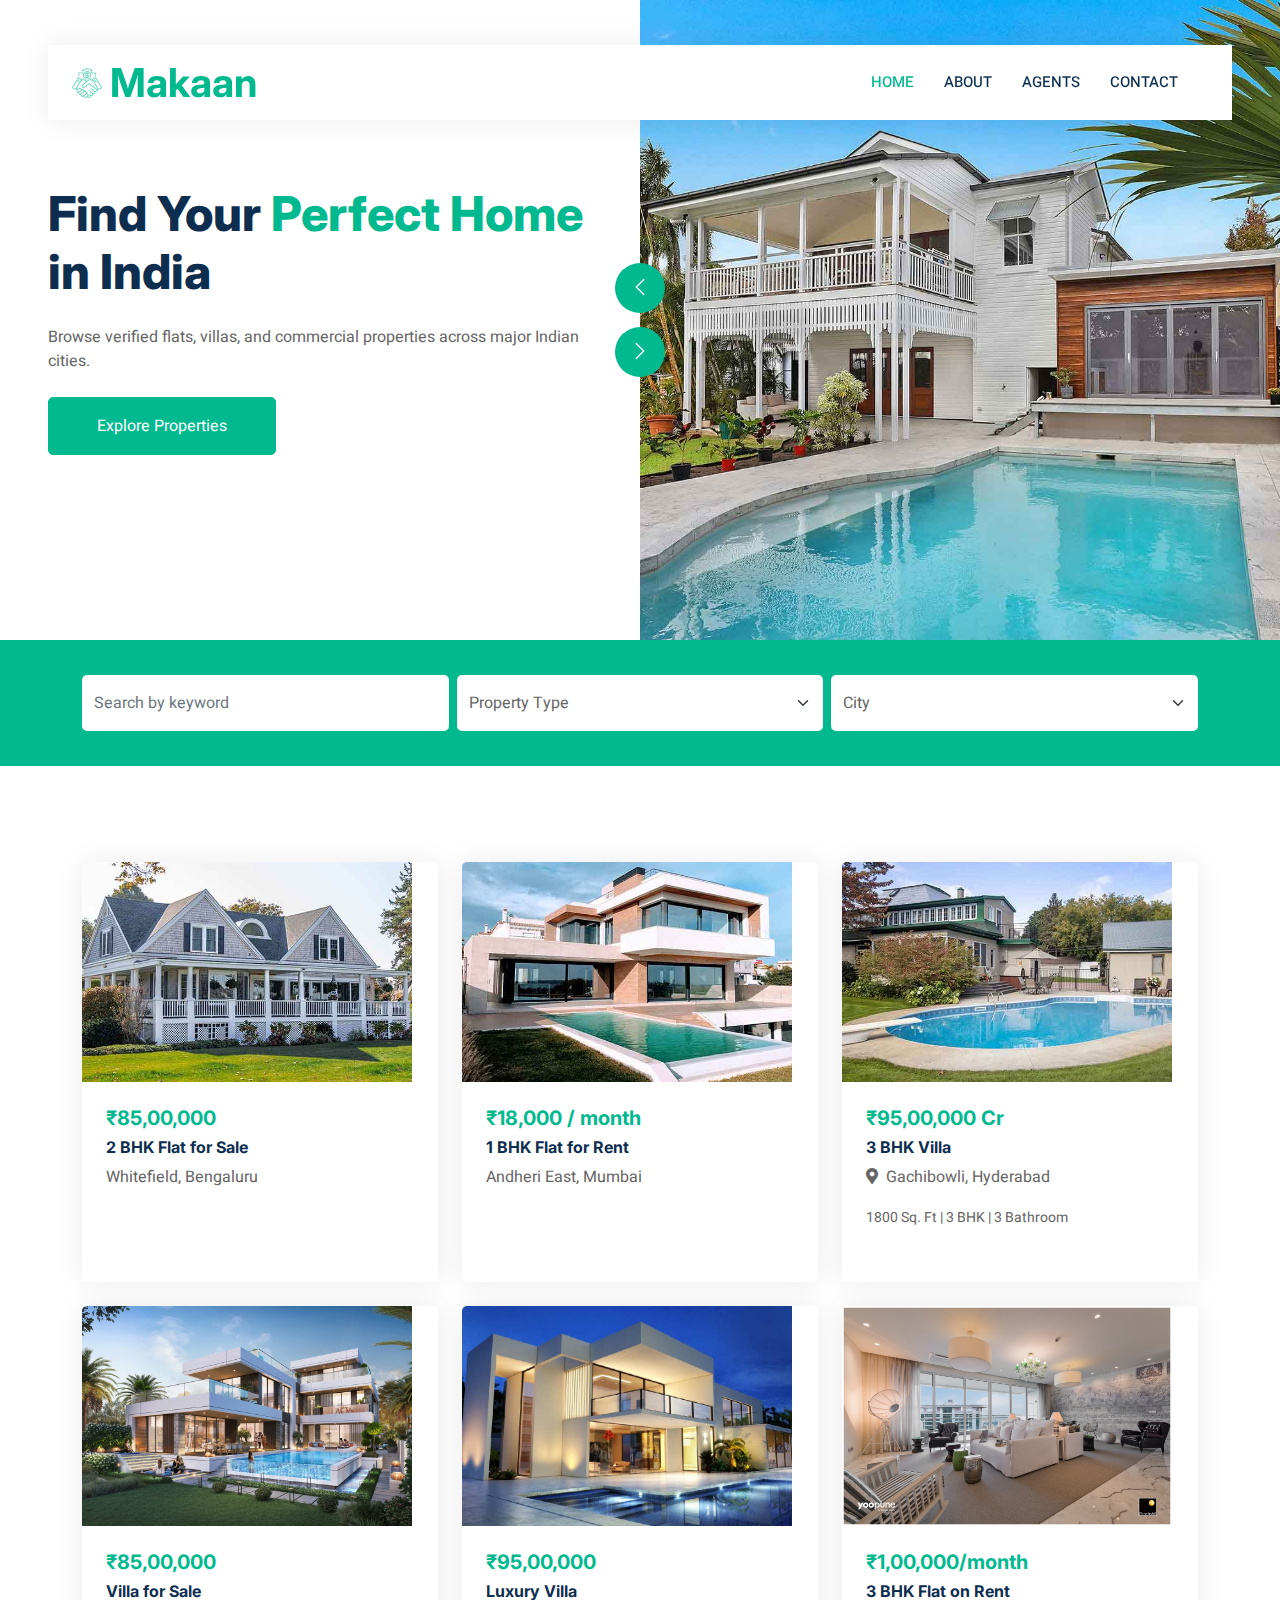
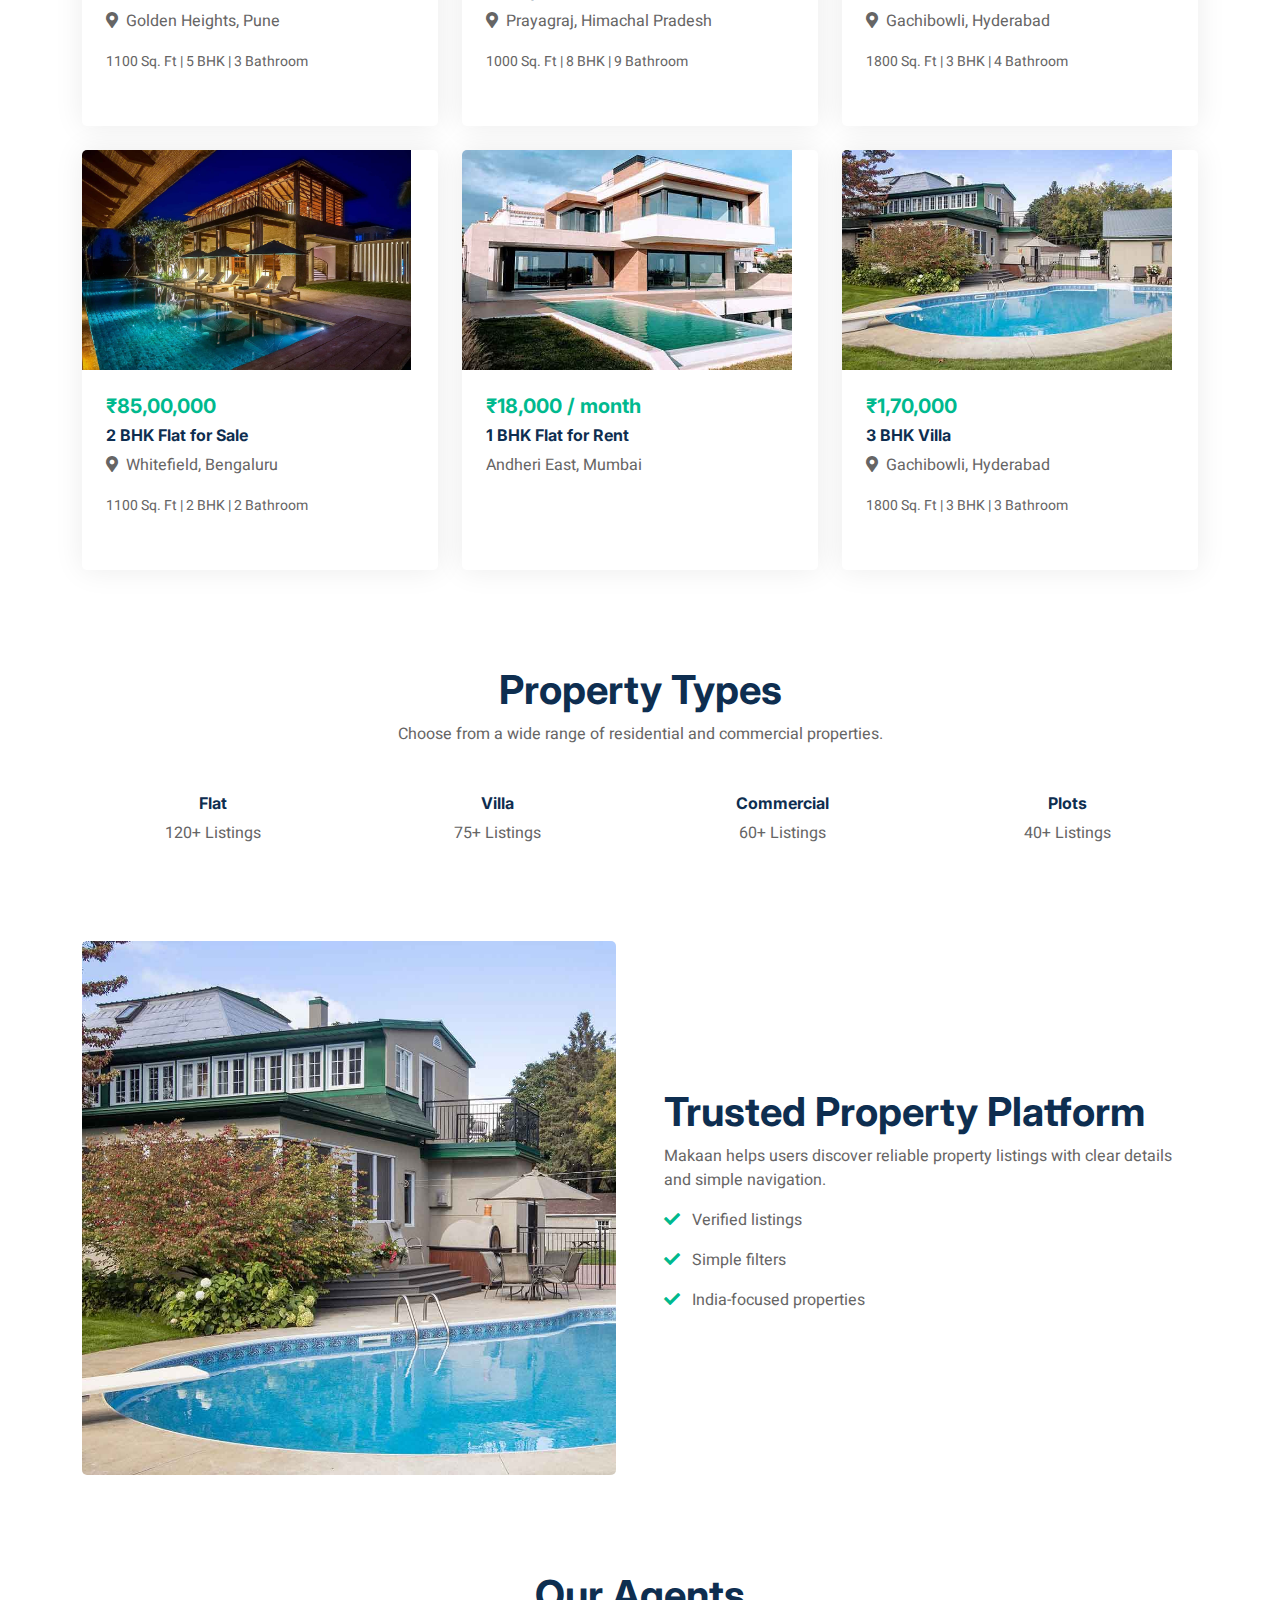
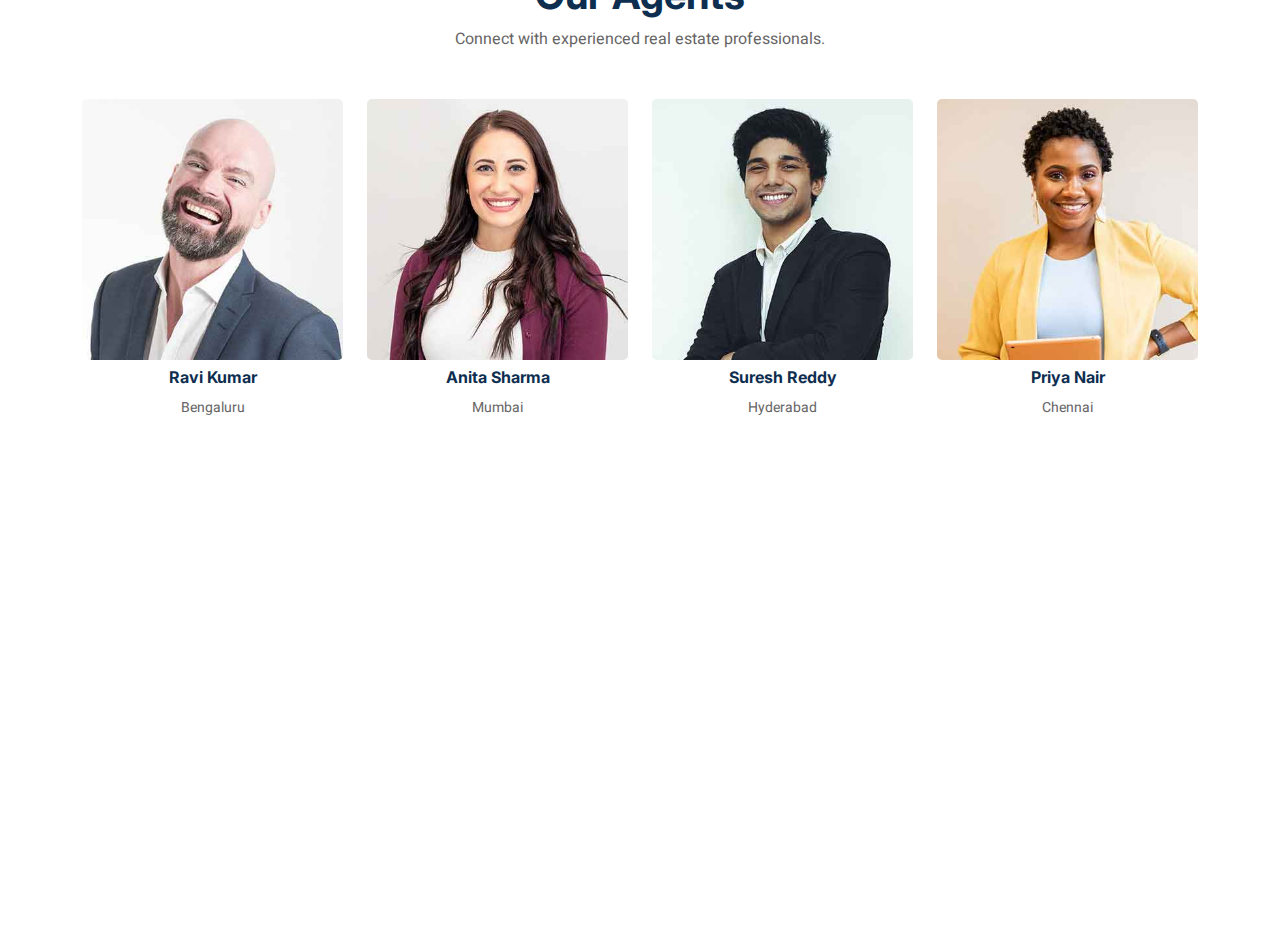
<file: Makaan-free/index.html>
<!DOCTYPE html>
<html lang="en">

<head>
    <meta charset="utf-8">
    <title>Makaan – Real Estate in India</title>
    <meta name="viewport" content="width=device-width, initial-scale=1.0">

    <!-- Favicon -->
    <link href="img/favicon.ico" rel="icon">

    <!-- Google Fonts -->
    <link rel="preconnect" href="https://fonts.googleapis.com">
    <link rel="preconnect" href="https://fonts.gstatic.com" crossorigin>
    <link href="https://fonts.googleapis.com/css2?family=Heebo:wght@400;500;600&family=Inter:wght@700;800&display=swap" rel="stylesheet">

    <!-- Icons -->
    <link href="https://cdnjs.cloudflare.com/ajax/libs/font-awesome/5.10.0/css/all.min.css" rel="stylesheet">
    <link href="https://cdn.jsdelivr.net/npm/bootstrap-icons@1.4.1/font/bootstrap-icons.css" rel="stylesheet">

    <!-- Libraries -->
    <link href="lib/animate/animate.min.css" rel="stylesheet">
    <link href="lib/owlcarousel/assets/owl.carousel.min.css" rel="stylesheet">

    <!-- Bootstrap -->
    <link href="css/bootstrap.min.css" rel="stylesheet">

    <!-- Custom CSS -->
    <link href="css/style.css" rel="stylesheet">
</head>

<body>
<div class="container-fluid bg-white p-0">

    <!-- Navbar -->
    <div class="container-fluid nav-bar bg-transparent">
        <nav class="navbar navbar-expand-lg bg-white navbar-light py-0 px-4">
            <a href="index.html" class="navbar-brand d-flex align-items-center">
                <img src="img/icon-deal.png" style="width:30px;height:30px" class="me-2" alt="Makaan Logo">
                <h1 class="m-0 text-primary">Makaan</h1>
            </a>

            <button type="button" class="navbar-toggler" data-bs-toggle="collapse" data-bs-target="#navbarCollapse">
                <span class="navbar-toggler-icon"></span>
            </button>

            <div class="collapse navbar-collapse" id="navbarCollapse">
                <div class="navbar-nav ms-auto">
                    <a href="index.html" class="nav-item nav-link active">Home</a>
                    <a href="about.html" class="nav-item nav-link">About</a>
                     <a href="property-agent.html" class="nav-item nav-link">Agents</a>
                    <a href="contact.html" class="nav-item nav-link">Contact</a>
                </div>
            </div>
        </nav>
    </div>

    <!-- Header -->
    <div class="container-fluid header bg-white p-0">
        <div class="row g-0 align-items-center flex-column-reverse flex-md-row">
            <div class="col-md-6 p-5">
                <h1 class="display-5 mb-4">
                    Find Your <span class="text-primary">Perfect Home</span> in India
                </h1>
                <p>
                    Browse verified flats, villas, and commercial properties across major Indian cities.
                </p>
                <a href="property-list.html" class="btn btn-primary py-3 px-5 mt-2">
                    Explore Properties
                </a>
            </div>

            <div class="col-md-6">
                <div class="owl-carousel header-carousel">
                    <img class="img-fluid" src="img/carousel-1.jpg" alt="Property Image">
                    <img class="img-fluid" src="img/carousel-2.jpg" alt="Property Image">
                </div>
            </div>
        </div>
    </div>

    <!-- Search (UI only – Freemium) -->
    <div class="container-fluid bg-primary mb-5" style="padding:35px;">
        <div class="container">
            <div class="row g-2">
                <div class="col-md-4">
                    <input type="text" class="form-control border-0 py-3" placeholder="Search by keyword">
                </div>
                <div class="col-md-4">
                    <select class="form-select border-0 py-3">
                        <option selected>Property Type</option>
                        <option>Flat</option>
                        <option>Villa</option>
                        <option>Commercial</option>
                        <option>Plot</option>
                    </select>
                </div>
                <div class="col-md-4">
                    <select class="form-select border-0 py-3">
                        <option selected>City</option>
                        <option>Bengaluru</option>
                        <option>Mumbai</option>
                        <option>Hyderabad</option>
                        <option>Chennai</option>
                    </select>
                </div>
            </div>
        </div>
    </div>
 <div class="container py-5">
        <div class="row g-4">

            <div class="col-lg-4 col-md-6">
<div class="property-item rounded overflow-hidden property-card"
     data-title="2 BHK Flat for Sale"
     data-price="₹85,00,000"
     data-location="Whitefield, Bengaluru"
     data-image="img/property-1.jpg">

<img class="img-fluid" src="img/property-1.jpg">
<div class="p-4">
<h5 class="text-primary">₹85,00,000</h5>
<h6>2 BHK Flat for Sale</h6>
<p>Whitefield, Bengaluru</p>
</div>

</div>
</div>
           <div class="col-lg-4 col-md-6">
<div class="property-item rounded overflow-hidden property-card"
     data-title="1 BHK Flat for Rent"
     data-price="₹18,000/month"
     data-location="Andheri East, Mumbai"
     data-image="img/property-2.jpg">

<img class="img-fluid" src="img/property-2.jpg">
<div class="p-4">
<h5 class="text-primary">₹18,000 / month</h5>
<h6>1 BHK Flat for Rent</h6>
<p>Andheri East, Mumbai</p>
</div>

</div>
</div>

            <div class="col-lg-4 col-md-6">
<div class="property-item rounded overflow-hidden property-card"
data-title="3 BHK Villa"
data-price="₹1.2 Cr"
data-location="Gachibowli, Hyderabad"
data-image="img/property-3.jpg">

<img class="img-fluid" src="img/property-3.jpg">
<div class="p-4">
<h5 class="text-primary">₹95,00,000 Cr</h5>
<h6>3 BHK Villa</h6>
<p><i class="fa fa-map-marker-alt me-2"></i>Gachibowli, Hyderabad</p>
<small>1800 Sq. Ft | 3 BHK | 3 Bathroom</small>
</div>
</div>
</div>
 <div class="col-lg-4 col-md-6">
<div class="property-item rounded overflow-hidden property-card"
data-title="Villa for Sale"
data-price="₹85,00,000"
data-location="Golden Heights, Pune"
data-image="img/villa1.jpeg">

<img class="img-fluid" src="img/villa1.jpeg">
<div class="p-4">
<h5 class="text-primary">₹85,00,000</h5>
<h6>Villa for Sale</h6>
<p><i class="fa fa-map-marker-alt me-2"></i>Golden Heights, Pune</p>
<small>1100 Sq. Ft | 5 BHK | 3 Bathroom</small>
</div>
</div>
</div>

           <div class="col-lg-4 col-md-6">
<div class="property-item rounded overflow-hidden property-card"
data-title="Luxury Villa"
data-price="₹95,00,000"
data-location="Prayagraj, Himachal Pradesh"
data-image="img/villa.jpg">

<img class="img-fluid" src="img/villa.jpg">
<div class="p-4">
<h5 class="text-primary">₹95,00,000</h5>
<h6>Luxury Villa</h6>
<p><i class="fa fa-map-marker-alt me-2"></i>Prayagraj, Himachal Pradesh</p>
<small>1000 Sq. Ft | 8 BHK | 9 Bathroom</small>
</div>
</div>
</div>
            <div class="col-lg-4 col-md-6">
<div class="property-item rounded overflow-hidden property-card"
data-title="3 BHK Flat on Rent"
data-price="₹1,00,000/month"
data-location="Gachibowli, Hyderabad"
data-image="img/flat1.jpg">

<img class="img-fluid" src="img/flat1.jpg">
<div class="p-4">
<h5 class="text-primary">₹1,00,000/month</h5>
<h6>3 BHK Flat on Rent</h6>
<p><i class="fa fa-map-marker-alt me-2"></i>Gachibowli, Hyderabad</p>
<small>1800 Sq. Ft | 3 BHK | 4 Bathroom</small>
</div>
</div>
</div>

            <div class="col-lg-4 col-md-6">
<div class="property-item rounded overflow-hidden property-card"
data-title="2 BHK Flat for Sale"
data-price="₹85,00,000"
data-location="Whitefield, Bengaluru"
data-image="img/f1.jpg">

<img class="img-fluid" src="img/f1.jpg">
<div class="p-4">
<h5 class="text-primary">₹85,00,000</h5>
<h6>2 BHK Flat for Sale</h6>
<p><i class="fa fa-map-marker-alt me-2"></i>Whitefield, Bengaluru</p>
<small>1100 Sq. Ft | 2 BHK | 2 Bathroom</small>
</div>
</div>
</div>
 <div class="col-lg-4 col-md-6">
<div class="property-item rounded overflow-hidden property-card"
     data-title="1 BHK Flat for Rent"
     data-price="₹18,000/month"
     data-location="Andheri East, Mumbai"
     data-image="img/property-2.jpg">

<img class="img-fluid" src="img/property-2.jpg">
<div class="p-4">
<h5 class="text-primary">₹18,000 / month</h5>
<h6>1 BHK Flat for Rent</h6>
<p>Andheri East, Mumbai</p>
</div>

</div>
</div>
           <div class="col-lg-4 col-md-6">
<div class="property-item rounded overflow-hidden property-card"
data-title="3 BHK Villa"
data-price="₹1.2 Cr"
data-location="Gachibowli, Hyderabad"
data-image="img/property-3.jpg">

<img class="img-fluid" src="img/property-3.jpg">
<div class="p-4">
<h5 class="text-primary">₹1,70,000 </h5>
<h6>3 BHK Villa</h6>
<p><i class="fa fa-map-marker-alt me-2"></i>Gachibowli, Hyderabad</p>
<small>1800 Sq. Ft | 3 BHK | 3 Bathroom</small>
</div>
</div>
</div>

        </div>
    </div>

    <!-- Property Types -->
    <div class="container py-5">
        <div class="text-center mb-5">
            <h1>Property Types</h1>
            <p>Choose from a wide range of residential and commercial properties.</p>
        </div>

        <div class="row g-4 text-center">
            <div class="col-lg-3 col-sm-6">
                <h6>Flat</h6>
                <span>120+ Listings</span>
            </div>
            <div class="col-lg-3 col-sm-6">
                <h6>Villa</h6>
                <span>75+ Listings</span>
            </div>
            <div class="col-lg-3 col-sm-6">
                <h6>Commercial</h6>
                <span>60+ Listings</span>
            </div>
            <div class="col-lg-3 col-sm-6">
                <h6>Plots</h6>
                <span>40+ Listings</span>
            </div>
        </div>
    </div>

    <!-- About -->
    <div class="container py-5">
        <div class="row align-items-center g-5">
            <div class="col-lg-6">
                <img src="img/about.jpg" class="img-fluid rounded" alt="About Makaan">
            </div>
            <div class="col-lg-6">
                <h1>Trusted Property Platform</h1>
                <p>
                    Makaan helps users discover reliable property listings with clear details and simple navigation.
                </p>
                <p><i class="fa fa-check text-primary me-2"></i> Verified listings</p>
                <p><i class="fa fa-check text-primary me-2"></i> Simple filters</p>
                <p><i class="fa fa-check text-primary me-2"></i> India-focused properties</p>
            </div>
        </div>
    </div>

    <!-- Agents -->
    <div class="container py-5">
        <div class="text-center mb-5">
            <h1>Our Agents</h1>
            <p>Connect with experienced real estate professionals.</p>
        </div>

        <div class="row g-4">
            <div class="col-lg-3 col-md-6 text-center">
                <img src="img/team-2.jpg" class="img-fluid rounded mb-2" alt="Agent">
                <h6>Ravi Kumar</h6>
                <small>Bengaluru</small>
            </div>
            <div class="col-lg-3 col-md-6 text-center">
                <img src="img/team-1.jpg" class="img-fluid rounded mb-2" alt="Agent">
                <h6>Anita Sharma</h6>
                <small>Mumbai</small>
            </div>
            <div class="col-lg-3 col-md-6 text-center">
                <img src="img/team-4.jpg" class="img-fluid rounded mb-2" alt="Agent">
                <h6>Suresh Reddy</h6>
                <small>Hyderabad</small>
            </div>
            <div class="col-lg-3 col-md-6 text-center">
                <img src="img/team-3.jpg" class="img-fluid rounded mb-2" alt="Agent">
                <h6>Priya Nair</h6>
                <small>Chennai</small>
            </div>
        </div>
    </div>

    <!-- Footer -->
   <!-- Footer Start -->
       <div class="container-fluid bg-dark text-white-50 footer pt-5 mt-5 wow fadeIn" data-wow-delay="0.1s">
            <div class="container py-5">
                <div class="row g-5">
                    <div class="col-lg-3 col-md-6">
                        <h5 class="text-white mb-4">Get In Touch</h5>
                        <p class="mb-2"><i class="fa fa-map-marker-alt me-3"></i>5th Street, J P Nagar, Bangalore</p>
                        <p class="mb-2"><i class="fa fa-phone-alt me-3"></i>+91 9900569900</p>
                        <p class="mb-2"><i class="fa fa-envelope me-3"></i>makaan@gmail.com</p>
                        <div class="d-flex pt-2">
                            <a class="btn btn-outline-light btn-social" href=""><i class="fab fa-twitter"></i></a>
                            <a class="btn btn-outline-light btn-social" href=""><i class="fab fa-facebook-f"></i></a>
                            <a class="btn btn-outline-light btn-social" href=""><i class="fab fa-youtube"></i></a>
                            <a class="btn btn-outline-light btn-social" href=""><i class="fab fa-linkedin-in"></i></a>
                        </div>
                    </div>
                    <div class="col-lg-3 col-md-6">
                        <h5 class="text-white mb-4">Quick Links</h5>
                        <a class="btn btn-link text-white-50" href="">About Us</a>
                        <a class="btn btn-link text-white-50" href="">Contact Us</a>
                        <a class="btn btn-link text-white-50" href="">Our Services</a>
                        <a class="btn btn-link text-white-50" href="">Privacy Policy</a>
                        <a class="btn btn-link text-white-50" href="">Terms & Condition</a>
                    </div>
                    <div class="col-lg-3 col-md-6">
                        <h5 class="text-white mb-4">Photo Gallery</h5>
                        <div class="row g-2 pt-2">
                            <div class="col-4">
                                <img class="img-fluid rounded bg-light p-1" src="img/property-1.jpg" alt="">
                            </div>
                            <div class="col-4">
                                <img class="img-fluid rounded bg-light p-1" src="img/property-2.jpg" alt="">
                            </div>
                            <div class="col-4">
                                <img class="img-fluid rounded bg-light p-1" src="img/property-3.jpg" alt="">
                            </div>
                            <div class="col-4">
                                <img class="img-fluid rounded bg-light p-1" src="img/property-4.jpg" alt="">
                            </div>
                            <div class="col-4">
                                <img class="img-fluid rounded bg-light p-1" src="img/property-5.jpg" alt="">
                            </div>
                            <div class="col-4">
                                <img class="img-fluid rounded bg-light p-1" src="img/property-6.jpg" alt="">
                            </div>
                        </div>
                    </div>
                    <div class="col-lg-3 col-md-6">
                        <h5 class="text-white mb-4">Newsletter</h5>
                        <p>Subscribe to our newsletter for the latest updates and offers.</p>
                        <div class="position-relative mx-auto" style="max-width: 400px;">
                            <input class="form-control bg-transparent w-100 py-3 ps-4 pe-5" type="text" placeholder="Your email">
                            <button type="button" class="btn btn-primary py-2 position-absolute top-0 end-0 mt-2 me-2">SignUp</button>
                        </div>
                    </div>
                </div>
            </div>
            <div class="container">
                <div class="copyright">
                    <div class="row">
                        <div class="col-md-6 text-center text-md-start mb-3 mb-md-0">
                            &copy; <a class="border-bottom" href="#">Makaan</a>, All Right Reserved. 
							
							<!--/* The author’s attribution link must remain intact in the template. */-->
                            <!--/* If you wish to remove this credit link, please purchase the Pro Version . */-->
                             <a class="border-bottom" href="https://htmlcodex.com"></a>
                        </div>
                        <div class="col-md-6 text-center text-md-end">
                            <div class="footer-menu">
                                <a href="">Home</a>
                                <a href="">Cookies</a>
                                <a href="">Help</a>
                                <a href="">FQAs</a>
                            </div>
                        </div>
                    </div>
                </div>
            </div>
        </div>
        <!-- Footer End -->

    <!-- Back to Top -->
    <a href="#" class="btn btn-lg btn-primary back-to-top">
        <i class="bi bi-arrow-up"></i>
    </a>

</div>

<!-- JS -->
<script src="https://code.jquery.com/jquery-3.4.1.min.js"></script>
<script src="https://cdn.jsdelivr.net/npm/bootstrap@5.0.0/dist/js/bootstrap.bundle.min.js"></script>
<script src="lib/wow/wow.min.js"></script>
<script src="lib/owlcarousel/owl.carousel.min.js"></script>
<script src="js/main.js"></script>
<script>
document.querySelectorAll(".property-card").forEach(card => {
  card.style.cursor = "pointer";

  card.addEventListener("click", () => {
    const title = card.dataset.title;
    const price = card.dataset.price;
    const location = card.dataset.location;
    const image = card.dataset.image;

    const url = `property-details.html?title=${encodeURIComponent(title)}&price=${encodeURIComponent(price)}&location=${encodeURIComponent(location)}&image=${encodeURIComponent(image)}`;

    window.location.href = url;
  });
});
</script>

</body>
</html>
</file>
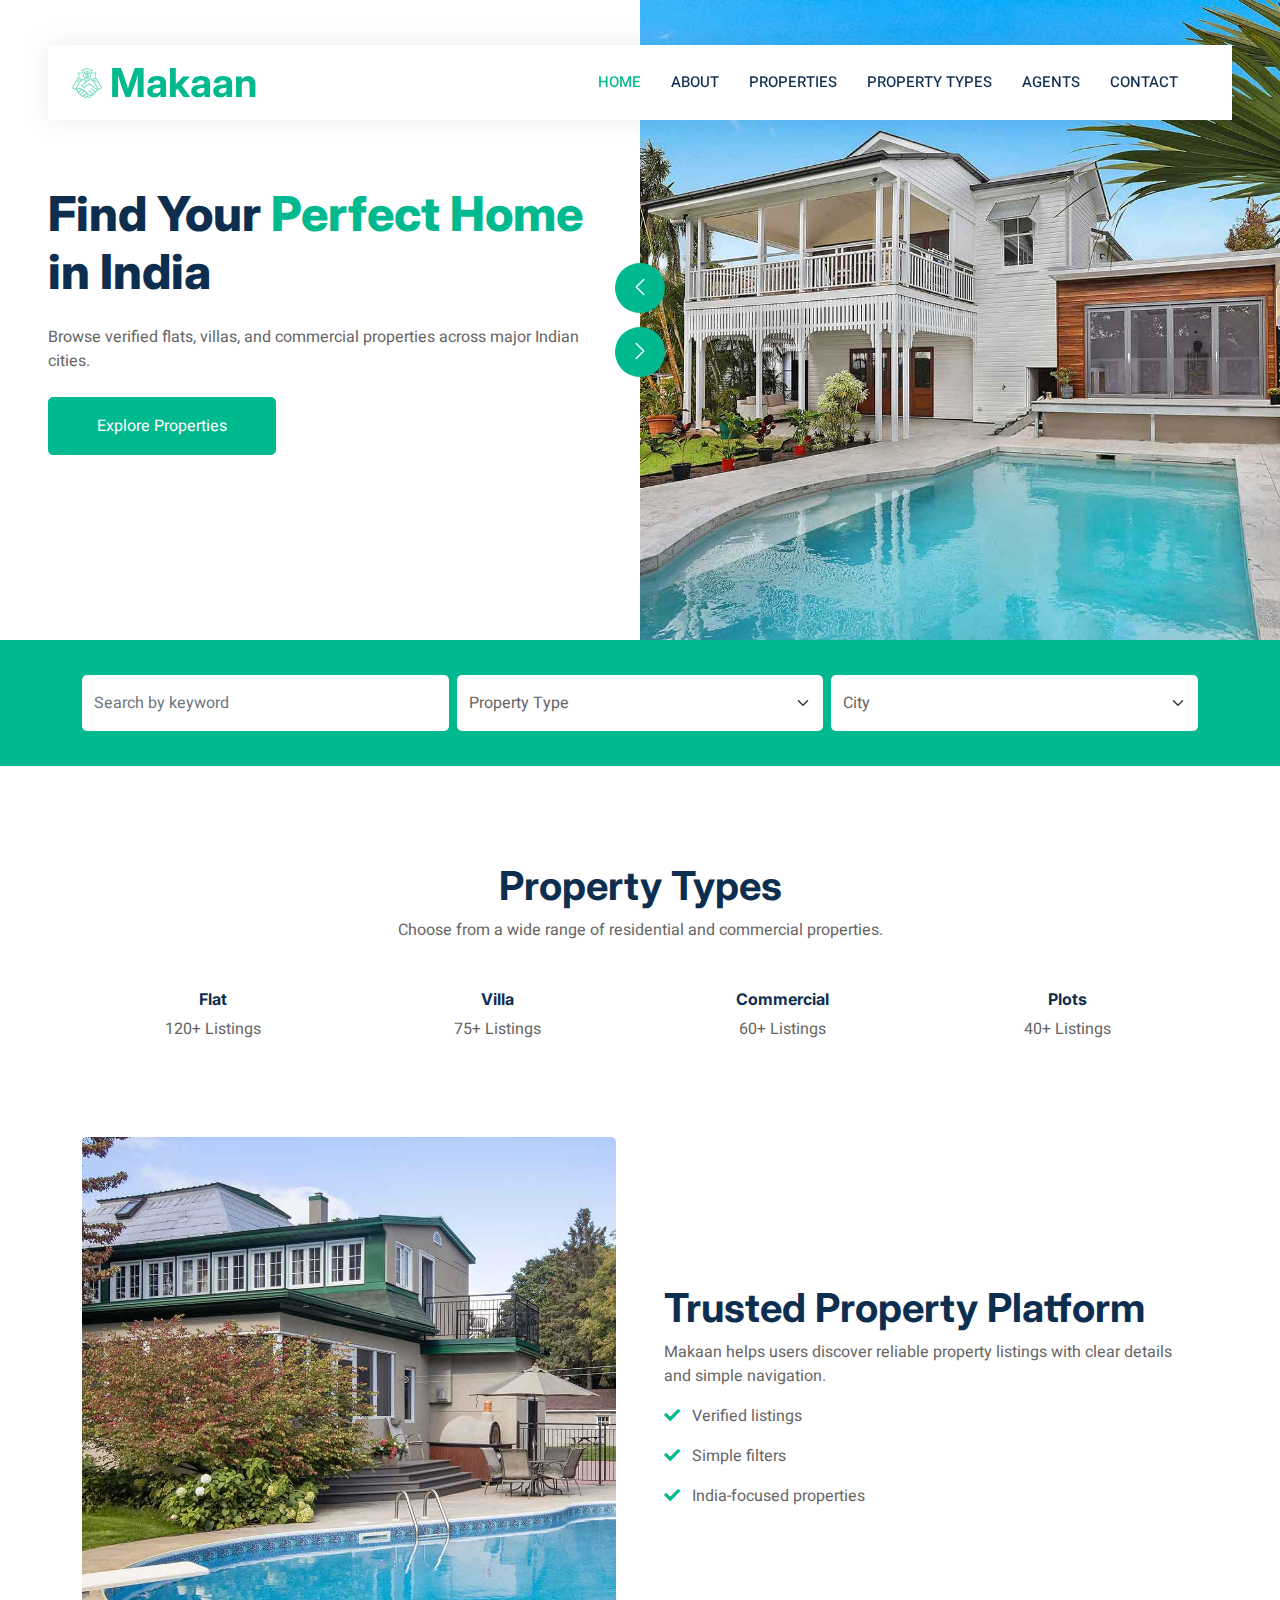
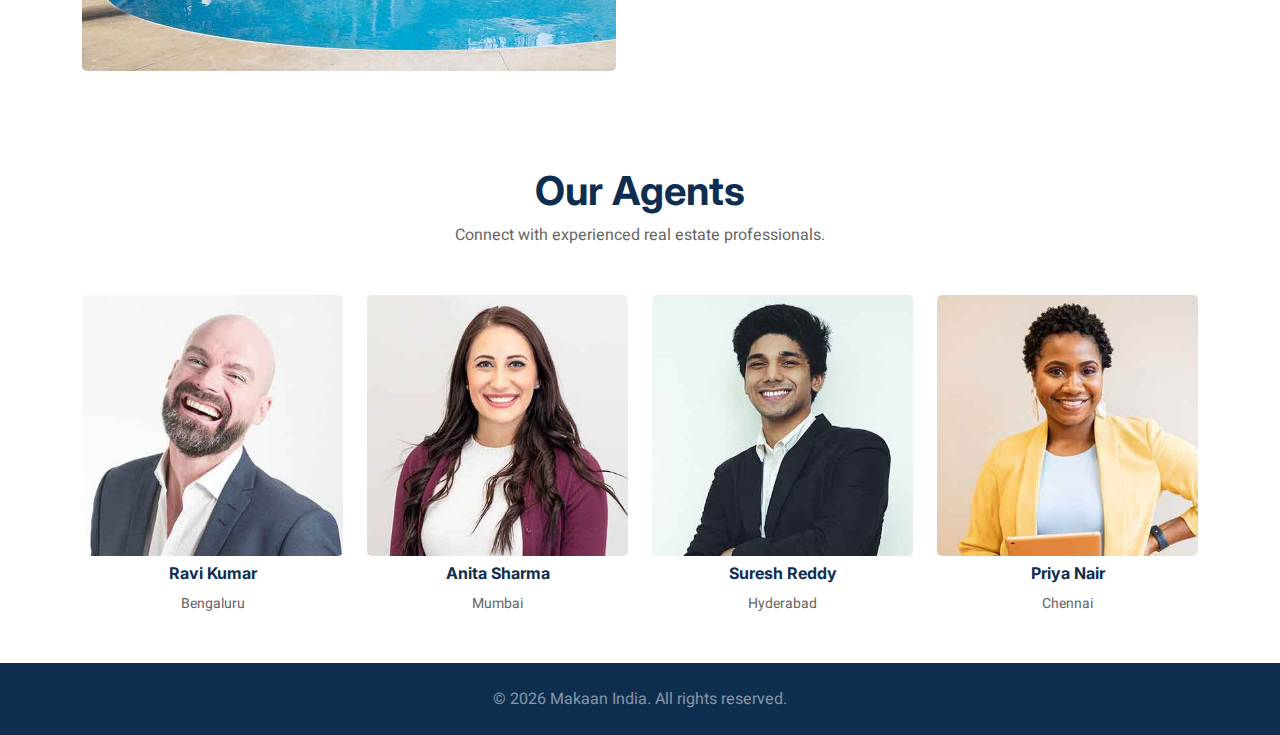
<file: Makaan-freemium/Makaan/index.html>
<!DOCTYPE html>
<html lang="en">

<head>
    <meta charset="utf-8">
    <title>Makaan – Real Estate in India</title>
    <meta name="viewport" content="width=device-width, initial-scale=1.0">

    <!-- Favicon -->
    <link href="img/favicon.ico" rel="icon">

    <!-- Google Fonts -->
    <link rel="preconnect" href="https://fonts.googleapis.com">
    <link rel="preconnect" href="https://fonts.gstatic.com" crossorigin>
    <link href="https://fonts.googleapis.com/css2?family=Heebo:wght@400;500;600&family=Inter:wght@700;800&display=swap" rel="stylesheet">

    <!-- Icons -->
    <link href="https://cdnjs.cloudflare.com/ajax/libs/font-awesome/5.10.0/css/all.min.css" rel="stylesheet">
    <link href="https://cdn.jsdelivr.net/npm/bootstrap-icons@1.4.1/font/bootstrap-icons.css" rel="stylesheet">

    <!-- Libraries -->
    <link href="lib/animate/animate.min.css" rel="stylesheet">
    <link href="lib/owlcarousel/assets/owl.carousel.min.css" rel="stylesheet">

    <!-- Bootstrap -->
    <link href="css/bootstrap.min.css" rel="stylesheet">

    <!-- Custom CSS -->
    <link href="css/style.css" rel="stylesheet">
</head>

<body>
<div class="container-fluid bg-white p-0">

    <!-- Navbar -->
    <div class="container-fluid nav-bar bg-transparent">
        <nav class="navbar navbar-expand-lg bg-white navbar-light py-0 px-4">
            <a href="index.html" class="navbar-brand d-flex align-items-center">
                <img src="img/icon-deal.png" style="width:30px;height:30px" class="me-2" alt="Makaan Logo">
                <h1 class="m-0 text-primary">Makaan</h1>
            </a>

            <button type="button" class="navbar-toggler" data-bs-toggle="collapse" data-bs-target="#navbarCollapse">
                <span class="navbar-toggler-icon"></span>
            </button>

            <div class="collapse navbar-collapse" id="navbarCollapse">
                <div class="navbar-nav ms-auto">
                    <a href="index.html" class="nav-item nav-link active">Home</a>
                    <a href="about.html" class="nav-item nav-link">About</a>
                    <a href="property-list.html" class="nav-item nav-link">Properties</a>
                    <a href="property-type.html" class="nav-item nav-link">Property Types</a>
                    <a href="property-agent.html" class="nav-item nav-link">Agents</a>
                    <a href="contact.html" class="nav-item nav-link">Contact</a>
                </div>
            </div>
        </nav>
    </div>

    <!-- Header -->
    <div class="container-fluid header bg-white p-0">
        <div class="row g-0 align-items-center flex-column-reverse flex-md-row">
            <div class="col-md-6 p-5">
                <h1 class="display-5 mb-4">
                    Find Your <span class="text-primary">Perfect Home</span> in India
                </h1>
                <p>
                    Browse verified flats, villas, and commercial properties across major Indian cities.
                </p>
                <a href="property-list.html" class="btn btn-primary py-3 px-5 mt-2">
                    Explore Properties
                </a>
            </div>

            <div class="col-md-6">
                <div class="owl-carousel header-carousel">
                    <img class="img-fluid" src="img/carousel-1.jpg" alt="Property Image">
                    <img class="img-fluid" src="img/carousel-2.jpg" alt="Property Image">
                </div>
            </div>
        </div>
    </div>

    <!-- Search (UI only – Freemium) -->
    <div class="container-fluid bg-primary mb-5" style="padding:35px;">
        <div class="container">
            <div class="row g-2">
                <div class="col-md-4">
                    <input type="text" class="form-control border-0 py-3" placeholder="Search by keyword">
                </div>
                <div class="col-md-4">
                    <select class="form-select border-0 py-3">
                        <option selected>Property Type</option>
                        <option>Flat</option>
                        <option>Villa</option>
                        <option>Commercial</option>
                        <option>Plot</option>
                    </select>
                </div>
                <div class="col-md-4">
                    <select class="form-select border-0 py-3">
                        <option selected>City</option>
                        <option>Bengaluru</option>
                        <option>Mumbai</option>
                        <option>Hyderabad</option>
                        <option>Chennai</option>
                    </select>
                </div>
            </div>
        </div>
    </div>

    <!-- Property Types -->
    <div class="container py-5">
        <div class="text-center mb-5">
            <h1>Property Types</h1>
            <p>Choose from a wide range of residential and commercial properties.</p>
        </div>

        <div class="row g-4 text-center">
            <div class="col-lg-3 col-sm-6">
                <h6>Flat</h6>
                <span>120+ Listings</span>
            </div>
            <div class="col-lg-3 col-sm-6">
                <h6>Villa</h6>
                <span>75+ Listings</span>
            </div>
            <div class="col-lg-3 col-sm-6">
                <h6>Commercial</h6>
                <span>60+ Listings</span>
            </div>
            <div class="col-lg-3 col-sm-6">
                <h6>Plots</h6>
                <span>40+ Listings</span>
            </div>
        </div>
    </div>

    <!-- About -->
    <div class="container py-5">
        <div class="row align-items-center g-5">
            <div class="col-lg-6">
                <img src="img/about.jpg" class="img-fluid rounded" alt="About Makaan">
            </div>
            <div class="col-lg-6">
                <h1>Trusted Property Platform</h1>
                <p>
                    Makaan helps users discover reliable property listings with clear details and simple navigation.
                </p>
                <p><i class="fa fa-check text-primary me-2"></i> Verified listings</p>
                <p><i class="fa fa-check text-primary me-2"></i> Simple filters</p>
                <p><i class="fa fa-check text-primary me-2"></i> India-focused properties</p>
            </div>
        </div>
    </div>

    <!-- Agents -->
    <div class="container py-5">
        <div class="text-center mb-5">
            <h1>Our Agents</h1>
            <p>Connect with experienced real estate professionals.</p>
        </div>

        <div class="row g-4">
            <div class="col-lg-3 col-md-6 text-center">
                <img src="img/team-2.jpg" class="img-fluid rounded mb-2" alt="Agent">
                <h6>Ravi Kumar</h6>
                <small>Bengaluru</small>
            </div>
            <div class="col-lg-3 col-md-6 text-center">
                <img src="img/team-1.jpg" class="img-fluid rounded mb-2" alt="Agent">
                <h6>Anita Sharma</h6>
                <small>Mumbai</small>
            </div>
            <div class="col-lg-3 col-md-6 text-center">
                <img src="img/team-4.jpg" class="img-fluid rounded mb-2" alt="Agent">
                <h6>Suresh Reddy</h6>
                <small>Hyderabad</small>
            </div>
            <div class="col-lg-3 col-md-6 text-center">
                <img src="img/team-3.jpg" class="img-fluid rounded mb-2" alt="Agent">
                <h6>Priya Nair</h6>
                <small>Chennai</small>
            </div>
        </div>
    </div>

    <!-- Footer -->
    <div class="container-fluid bg-dark text-white-50 py-4 text-center">
        <p class="mb-0">&copy; 2026 Makaan India. All rights reserved.</p>
    </div>

    <!-- Back to Top -->
    <a href="#" class="btn btn-lg btn-primary back-to-top">
        <i class="bi bi-arrow-up"></i>
    </a>

</div>

<!-- JS -->
<script src="https://code.jquery.com/jquery-3.4.1.min.js"></script>
<script src="https://cdn.jsdelivr.net/npm/bootstrap@5.0.0/dist/js/bootstrap.bundle.min.js"></script>
<script src="lib/wow/wow.min.js"></script>
<script src="lib/owlcarousel/owl.carousel.min.js"></script>
<script src="js/main.js"></script>

</body>
</html>
</file>
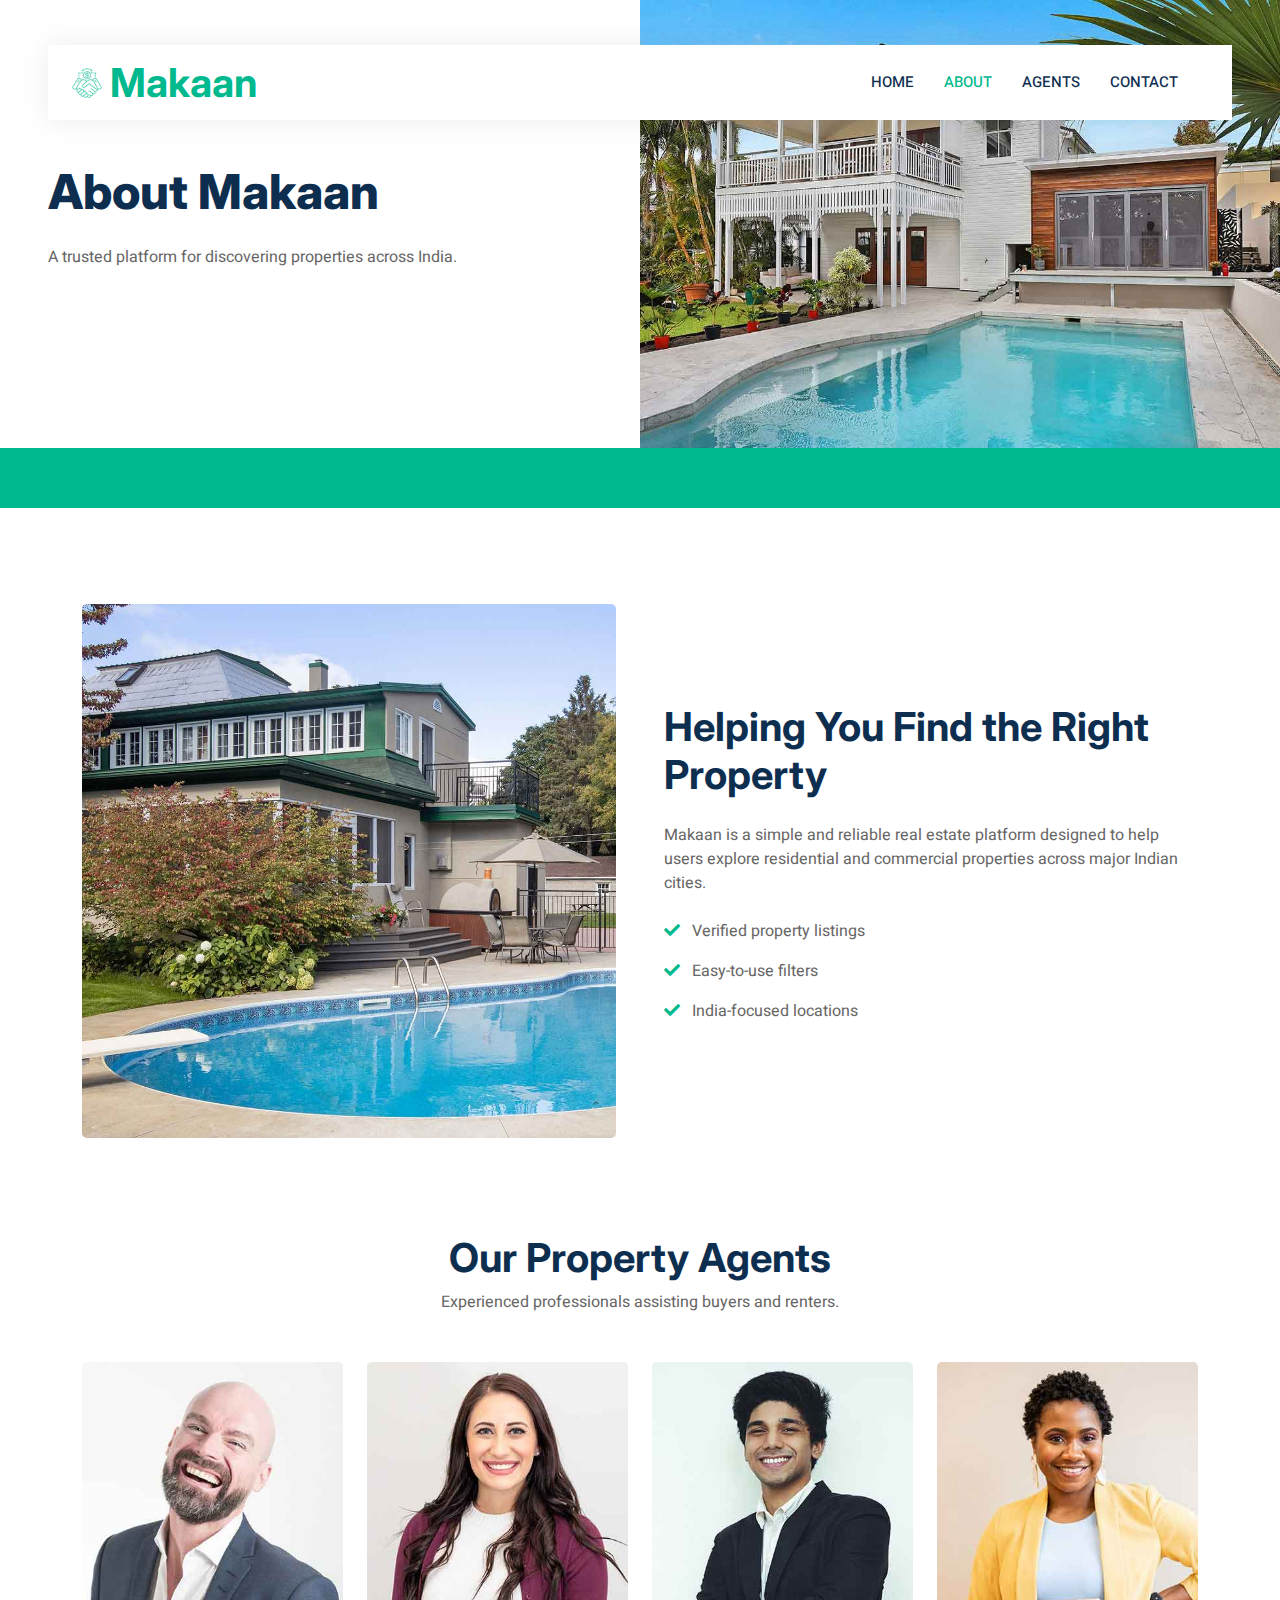
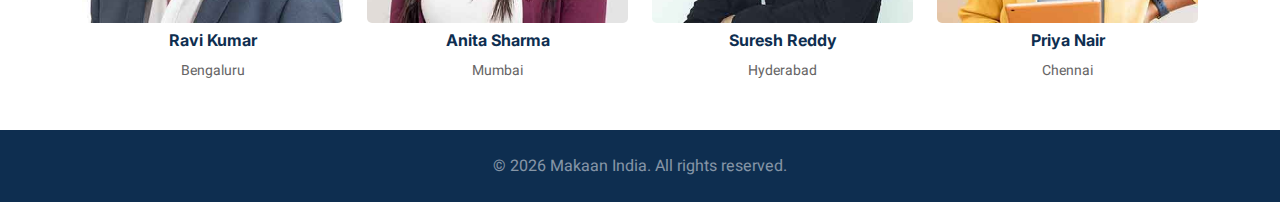
<file: Makaan-free/about.html>
<!DOCTYPE html>
<html lang="en">

<head>
    <meta charset="utf-8">
    <title>Makaan – About Us</title>
    <meta name="viewport" content="width=device-width, initial-scale=1.0">

    <!-- Favicon -->
    <link href="img/favicon.ico" rel="icon">

    <!-- Google Fonts -->
    <link rel="preconnect" href="https://fonts.googleapis.com">
    <link rel="preconnect" href="https://fonts.gstatic.com" crossorigin>
    <link href="https://fonts.googleapis.com/css2?family=Heebo:wght@400;500;600&family=Inter:wght@700;800&display=swap" rel="stylesheet">

    <!-- Icons -->
    <link href="https://cdnjs.cloudflare.com/ajax/libs/font-awesome/5.10.0/css/all.min.css" rel="stylesheet">
    <link href="https://cdn.jsdelivr.net/npm/bootstrap-icons@1.4.1/font/bootstrap-icons.css" rel="stylesheet">

    <!-- Libraries -->
    <link href="lib/animate/animate.min.css" rel="stylesheet">
    <link href="lib/owlcarousel/assets/owl.carousel.min.css" rel="stylesheet">

    <!-- Bootstrap -->
    <link href="css/bootstrap.min.css" rel="stylesheet">

    <!-- Custom CSS -->
    <link href="css/style.css" rel="stylesheet">
</head>

<body>
<div class="container-fluid bg-white p-0">

    <!-- Navbar -->
    <div class="container-fluid nav-bar bg-transparent">
        <nav class="navbar navbar-expand-lg bg-white navbar-light py-0 px-4">
            <a href="index.html" class="navbar-brand d-flex align-items-center">
                <img src="img/icon-deal.png" style="width:30px;height:30px" class="me-2" alt="Makaan Logo">
                <h1 class="m-0 text-primary">Makaan</h1>
            </a>

            <button type="button" class="navbar-toggler" data-bs-toggle="collapse" data-bs-target="#navbarCollapse">
                <span class="navbar-toggler-icon"></span>
            </button>

            <div class="collapse navbar-collapse" id="navbarCollapse">
                <div class="navbar-nav ms-auto">
                    <a href="index.html" class="nav-item nav-link">Home</a>
                    <a href="about.html" class="nav-item nav-link active">About</a>
                     <a href="property-agent.html" class="nav-item nav-link">Agents</a>
                    <a href="contact.html" class="nav-item nav-link">Contact</a>
                </div>
            </div>
        </nav>
    </div>

    <!-- Header -->
    <div class="container-fluid header bg-white p-0">
        <div class="row g-0 align-items-center flex-column-reverse flex-md-row">
            <div class="col-md-6 p-5">
                <h1 class="display-5 mb-4">About Makaan</h1>
                <p>A trusted platform for discovering properties across India.</p>
            </div>
            <div class="col-md-6">
                <img class="img-fluid" src="img/header.jpg" alt="About Makaan">
            </div>
        </div>
    </div>
 <div class="container-fluid bg-primary mb-5" style="padding:30px;">
        <div class="container">
            
        </div>
    </div>
    <!-- About Content -->
    <div class="container py-5">
        <div class="row g-5 align-items-center">
            <div class="col-lg-6">
                <img class="img-fluid rounded" src="img/about.jpg" alt="Our Platform">
            </div>
            <div class="col-lg-6">
                <h1 class="mb-4">Helping You Find the Right Property</h1>
                <p class="mb-4">
                    Makaan is a simple and reliable real estate platform designed to help users explore
                    residential and commercial properties across major Indian cities.
                </p>
                <p><i class="fa fa-check text-primary me-2"></i> Verified property listings</p>
                <p><i class="fa fa-check text-primary me-2"></i> Easy-to-use filters</p>
                <p><i class="fa fa-check text-primary me-2"></i> India-focused locations</p>
            </div>
        </div>
    </div>

    <!-- Our Agents -->
    <div class="container py-5">
        <div class="text-center mb-5">
            <h1>Our Property Agents</h1>
            <p>Experienced professionals assisting buyers and renters.</p>
        </div>

        <div class="row g-4 text-center">
            <div class="col-lg-3 col-md-6">
                <img src="img/team-2.jpg" class="img-fluid rounded mb-2" alt="Ravi Kumar">
                <h6>Ravi Kumar</h6>
                <small>Bengaluru</small>
            </div>
            <div class="col-lg-3 col-md-6">
                <img src="img/team-1.jpg" class="img-fluid rounded mb-2" alt="Anita Sharma">
                <h6>Anita Sharma</h6>
                <small>Mumbai</small>
            </div>
            <div class="col-lg-3 col-md-6">
                <img src="img/team-4.jpg" class="img-fluid rounded mb-2" alt="Suresh Reddy">
                <h6>Suresh Reddy</h6>
                <small>Hyderabad</small>
            </div>
            <div class="col-lg-3 col-md-6">
                <img src="img/team-3.jpg" class="img-fluid rounded mb-2" alt="Priya Nair">
                <h6>Priya Nair</h6>
                <small>Chennai</small>
            </div>
        </div>
    </div>

    <!-- Footer -->
    <div class="container-fluid bg-dark text-white-50 py-4 text-center">
        <p class="mb-0">
            &copy; 2026 Makaan India. All rights reserved.
        </p>
    </div>

    <!-- Back to Top -->
    <a href="#" class="btn btn-lg btn-primary back-to-top">
        <i class="bi bi-arrow-up"></i>
    </a>

</div>

<!-- JS -->
<script src="https://code.jquery.com/jquery-3.4.1.min.js"></script>
<script src="https://cdn.jsdelivr.net/npm/bootstrap@5.0.0/dist/js/bootstrap.bundle.min.js"></script>
<script src="lib/wow/wow.min.js"></script>
<script src="lib/owlcarousel/owl.carousel.min.js"></script>
<script src="js/main.js"></script>

</body>
</html>
</file>
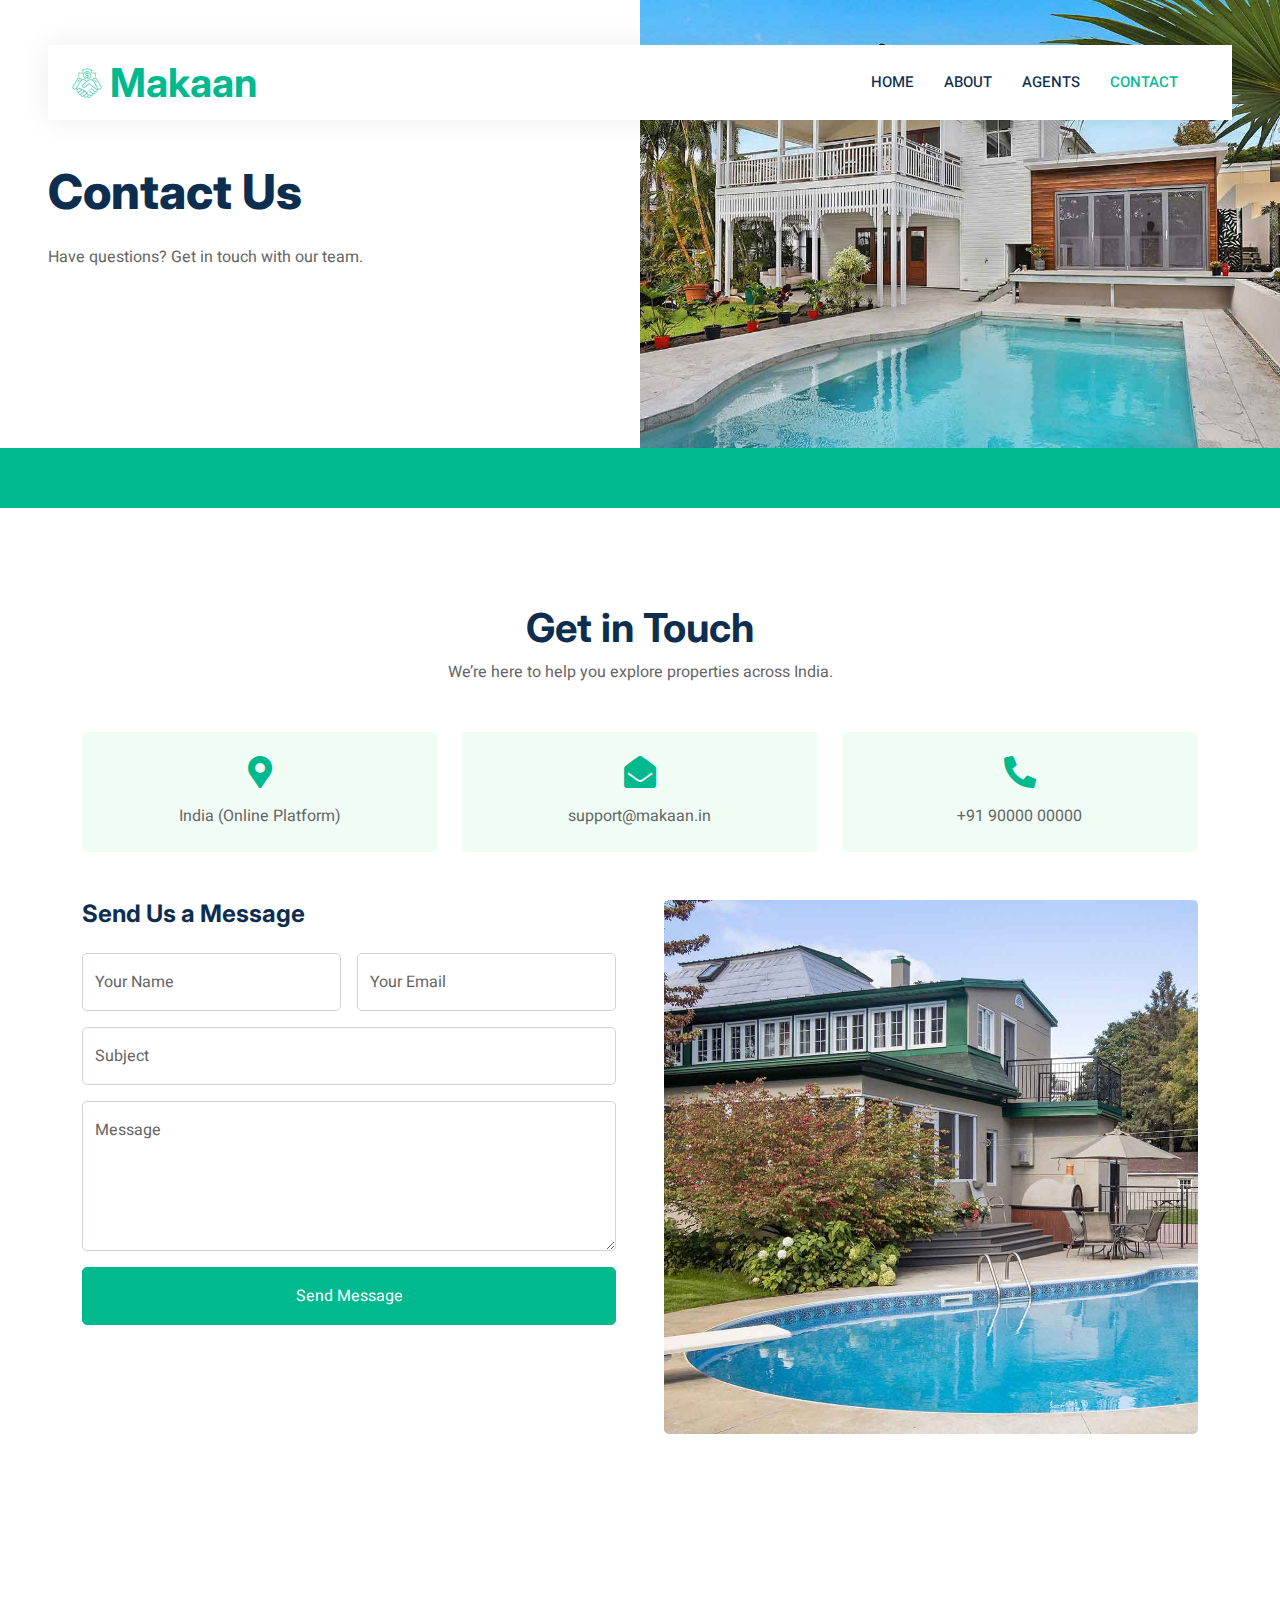
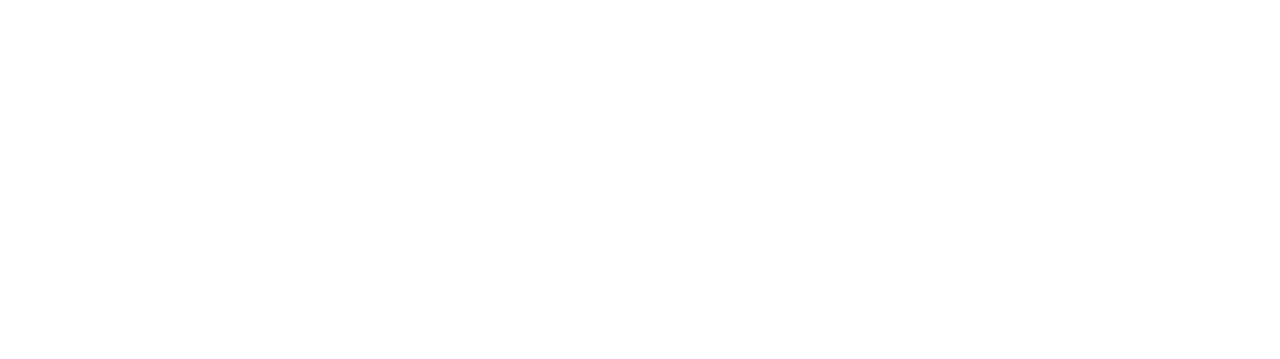
<file: Makaan-free/contact.html>
<!DOCTYPE html>
<html lang="en">

<head>
    <meta charset="utf-8">
    <title>Makaan – Contact Us</title>
    <meta name="viewport" content="width=device-width, initial-scale=1.0">

    <!-- Favicon -->
    <link href="img/favicon.ico" rel="icon">

    <!-- Google Fonts -->
    <link rel="preconnect" href="https://fonts.googleapis.com">
    <link rel="preconnect" href="https://fonts.gstatic.com" crossorigin>
    <link href="https://fonts.googleapis.com/css2?family=Heebo:wght@400;500;600&family=Inter:wght@700;800&display=swap" rel="stylesheet">

    <!-- Icons -->
    <link href="https://cdnjs.cloudflare.com/ajax/libs/font-awesome/5.10.0/css/all.min.css" rel="stylesheet">
    <link href="https://cdn.jsdelivr.net/npm/bootstrap-icons@1.4.1/font/bootstrap-icons.css" rel="stylesheet">

    <!-- Libraries -->
    <link href="lib/animate/animate.min.css" rel="stylesheet">
    <link href="lib/owlcarousel/assets/owl.carousel.min.css" rel="stylesheet">

    <!-- Bootstrap -->
    <link href="css/bootstrap.min.css" rel="stylesheet">

    <!-- Custom CSS -->
    <link href="css/style.css" rel="stylesheet">
</head>

<body>
<div class="container-fluid bg-white p-0">

    <!-- Navbar -->
    <div class="container-fluid nav-bar bg-transparent">
        <nav class="navbar navbar-expand-lg bg-white navbar-light py-0 px-4">
            <a href="index.html" class="navbar-brand d-flex align-items-center">
                <img src="img/icon-deal.png" style="width:30px;height:30px" class="me-2" alt="Makaan Logo">
                <h1 class="m-0 text-primary">Makaan</h1>
            </a>

            <button type="button" class="navbar-toggler" data-bs-toggle="collapse" data-bs-target="#navbarCollapse">
                <span class="navbar-toggler-icon"></span>
            </button>

            <div class="collapse navbar-collapse" id="navbarCollapse">
                <div class="navbar-nav ms-auto">
                    <a href="index.html" class="nav-item nav-link">Home</a>
                    <a href="about.html" class="nav-item nav-link">About</a>
                     <a href="property-agent.html" class="nav-item nav-link">Agents</a>
                    <a href="contact.html" class="nav-item nav-link active">Contact</a>
                </div>
            </div>
        </nav>
    </div>

    <!-- Header -->
    <div class="container-fluid header bg-white p-0">
        <div class="row g-0 align-items-center flex-column-reverse flex-md-row">
            <div class="col-md-6 p-5">
                <h1 class="display-5 mb-4">Contact Us</h1>
                <p>Have questions? Get in touch with our team.</p>
            </div>
            <div class="col-md-6">
                <img class="img-fluid" src="img/header.jpg" alt="Contact Makaan">
            </div>
        </div>
    </div>
     <div class="container-fluid bg-primary mb-5" style="padding:30px;">
        <div class="container">
            
        </div>
    </div>

    <!-- Contact Info -->
    <div class="container py-5">
        <div class="text-center mb-5">
            <h1>Get in Touch</h1>
            <p>We’re here to help you explore properties across India.</p>
        </div>

        <div class="row g-4 mb-5">
            <div class="col-md-4 text-center">
                <div class="bg-light rounded p-4">
                    <i class="fa fa-map-marker-alt fa-2x text-primary mb-3"></i>
                    <p class="mb-0">India (Online Platform)</p>
                </div>
            </div>

            <div class="col-md-4 text-center">
                <div class="bg-light rounded p-4">
                    <i class="fa fa-envelope-open fa-2x text-primary mb-3"></i>
                    <p class="mb-0">support@makaan.in</p>
                </div>
            </div>

            <div class="col-md-4 text-center">
                <div class="bg-light rounded p-4">
                    <i class="fa fa-phone-alt fa-2x text-primary mb-3"></i>
                    <p class="mb-0">+91 90000 00000</p>
                </div>
            </div>
        </div>

        <!-- Contact Form (UI Only – Freemium) -->
        <div class="row g-5">
            <div class="col-md-6">
                <h4 class="mb-4">Send Us a Message</h4>
                <form>
                    <div class="row g-3">
                        <div class="col-md-6">
                            <div class="form-floating">
                                <input type="text" class="form-control" placeholder="Your Name">
                                <label>Your Name</label>
                            </div>
                        </div>
                        <div class="col-md-6">
                            <div class="form-floating">
                                <input type="email" class="form-control" placeholder="Your Email">
                                <label>Your Email</label>
                            </div>
                        </div>
                        <div class="col-12">
                            <div class="form-floating">
                                <input type="text" class="form-control" placeholder="Subject">
                                <label>Subject</label>
                            </div>
                        </div>
                        <div class="col-12">
                            <div class="form-floating">
                                <textarea class="form-control" style="height:150px" placeholder="Message"></textarea>
                                <label>Message</label>
                            </div>
                        </div>
                        <div class="col-12">
                            <button class="btn btn-primary w-100 py-3" type="submit">
                                Send Message
                            </button>
                        </div>
                    </div>
                </form>
            </div>

            <div class="col-md-6">
                <img src="img/about.jpg" class="img-fluid rounded" alt="Contact Image">
            </div>
        </div>
    </div>

    <!-- Footer -->
   <!-- Footer Start -->
       <div class="container-fluid bg-dark text-white-50 footer pt-5 mt-5 wow fadeIn" data-wow-delay="0.1s">
            <div class="container py-5">
                <div class="row g-5">
                    <div class="col-lg-3 col-md-6">
                        <h5 class="text-white mb-4">Get In Touch</h5>
                        <p class="mb-2"><i class="fa fa-map-marker-alt me-3"></i>5th Street, J P Nagar, Bangalore</p>
                        <p class="mb-2"><i class="fa fa-phone-alt me-3"></i>+91 9900569900</p>
                        <p class="mb-2"><i class="fa fa-envelope me-3"></i>makaan@gmail.com</p>
                        <div class="d-flex pt-2">
                            <a class="btn btn-outline-light btn-social" href=""><i class="fab fa-twitter"></i></a>
                            <a class="btn btn-outline-light btn-social" href=""><i class="fab fa-facebook-f"></i></a>
                            <a class="btn btn-outline-light btn-social" href=""><i class="fab fa-youtube"></i></a>
                            <a class="btn btn-outline-light btn-social" href=""><i class="fab fa-linkedin-in"></i></a>
                        </div>
                    </div>
                    <div class="col-lg-3 col-md-6">
                        <h5 class="text-white mb-4">Quick Links</h5>
                        <a class="btn btn-link text-white-50" href="">About Us</a>
                        <a class="btn btn-link text-white-50" href="">Contact Us</a>
                        <a class="btn btn-link text-white-50" href="">Our Services</a>
                        <a class="btn btn-link text-white-50" href="">Privacy Policy</a>
                        <a class="btn btn-link text-white-50" href="">Terms & Condition</a>
                    </div>
                    <div class="col-lg-3 col-md-6">
                        <h5 class="text-white mb-4">Photo Gallery</h5>
                        <div class="row g-2 pt-2">
                            <div class="col-4">
                                <img class="img-fluid rounded bg-light p-1" src="img/property-1.jpg" alt="">
                            </div>
                            <div class="col-4">
                                <img class="img-fluid rounded bg-light p-1" src="img/property-2.jpg" alt="">
                            </div>
                            <div class="col-4">
                                <img class="img-fluid rounded bg-light p-1" src="img/property-3.jpg" alt="">
                            </div>
                            <div class="col-4">
                                <img class="img-fluid rounded bg-light p-1" src="img/property-4.jpg" alt="">
                            </div>
                            <div class="col-4">
                                <img class="img-fluid rounded bg-light p-1" src="img/property-5.jpg" alt="">
                            </div>
                            <div class="col-4">
                                <img class="img-fluid rounded bg-light p-1" src="img/property-6.jpg" alt="">
                            </div>
                        </div>
                    </div>
                    <div class="col-lg-3 col-md-6">
                        <h5 class="text-white mb-4">Newsletter</h5>
                        <p>Subscribe to our newsletter for the latest updates and offers.</p>
                        <div class="position-relative mx-auto" style="max-width: 400px;">
                            <input class="form-control bg-transparent w-100 py-3 ps-4 pe-5" type="text" placeholder="Your email">
                            <button type="button" class="btn btn-primary py-2 position-absolute top-0 end-0 mt-2 me-2">SignUp</button>
                        </div>
                    </div>
                </div>
            </div>
            <div class="container">
                <div class="copyright">
                    <div class="row">
                        <div class="col-md-6 text-center text-md-start mb-3 mb-md-0">
                            &copy; <a class="border-bottom" href="#">Makaan</a>, All Right Reserved. 
							
							<!--/* The author’s attribution link must remain intact in the template. */-->
                            <!--/* If you wish to remove this credit link, please purchase the Pro Version . */-->
                             <a class="border-bottom" href="https://htmlcodex.com"></a>
                        </div>
                        <div class="col-md-6 text-center text-md-end">
                            <div class="footer-menu">
                                <a href="">Home</a>
                                <a href="">Cookies</a>
                                <a href="">Help</a>
                                <a href="">FQAs</a>
                            </div>
                        </div>
                    </div>
                </div>
            </div>
        </div>
        <!-- Footer End -->
    <!-- Back to Top -->
    <a href="#" class="btn btn-lg btn-primary back-to-top">
        <i class="bi bi-arrow-up"></i>
    </a>

</div>

<!-- JS -->
<script src="https://code.jquery.com/jquery-3.4.1.min.js"></script>
<script src="https://cdn.jsdelivr.net/npm/bootstrap@5.0.0/dist/js/bootstrap.bundle.min.js"></script>
<script src="lib/wow/wow.min.js"></script>
<script src="lib/owlcarousel/owl.carousel.min.js"></script>
<script src="js/main.js"></script>

</body>
</html>
</file>
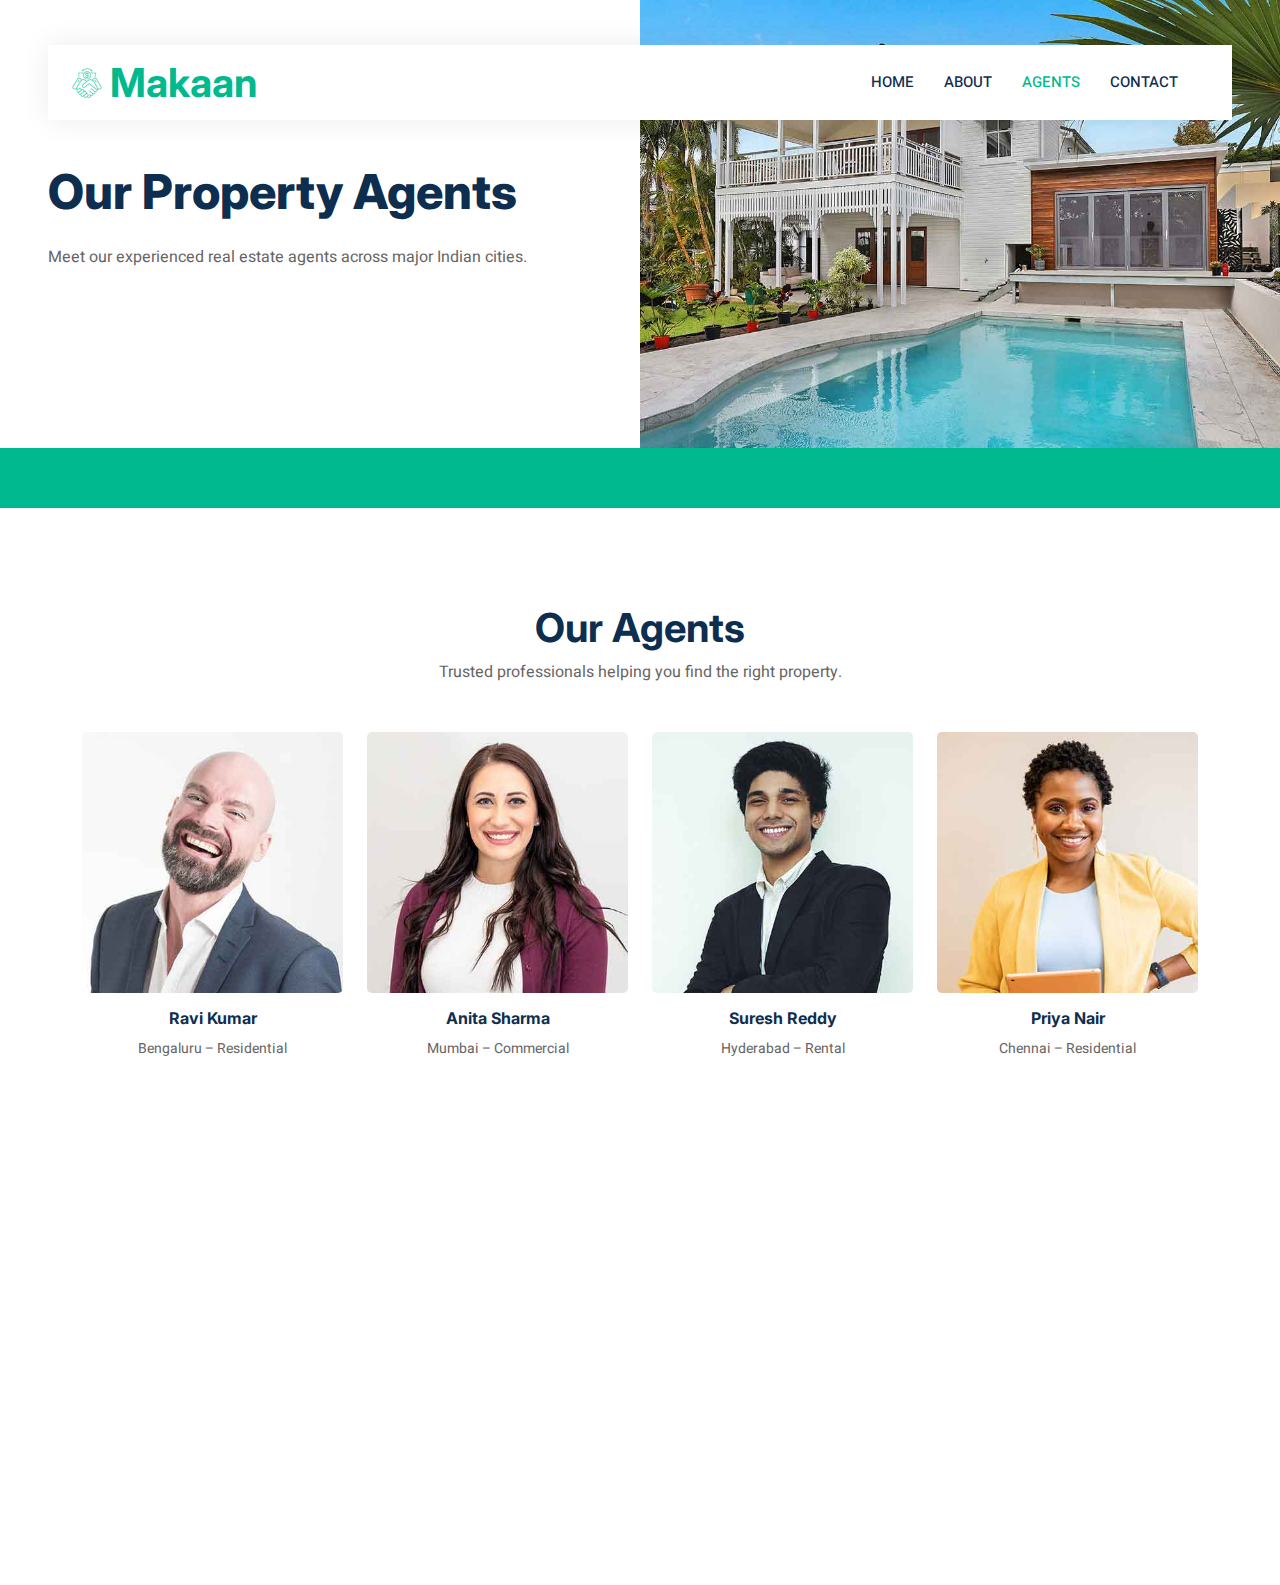
<file: Makaan-free/property-agent.html>
<!DOCTYPE html>
<html lang="en">

<head>
    <meta charset="utf-8">
    <title>Makaan – Property Agents</title>
    <meta name="viewport" content="width=device-width, initial-scale=1.0">

    <!-- Favicon -->
    <link href="img/favicon.ico" rel="icon">

    <!-- Google Fonts -->
    <link rel="preconnect" href="https://fonts.googleapis.com">
    <link rel="preconnect" href="https://fonts.gstatic.com" crossorigin>
    <link href="https://fonts.googleapis.com/css2?family=Heebo:wght@400;500;600&family=Inter:wght@700;800&display=swap" rel="stylesheet">

    <!-- Icons -->
    <link href="https://cdnjs.cloudflare.com/ajax/libs/font-awesome/5.10.0/css/all.min.css" rel="stylesheet">
    <link href="https://cdn.jsdelivr.net/npm/bootstrap-icons@1.4.1/font/bootstrap-icons.css" rel="stylesheet">

    <!-- Libraries -->
    <link href="lib/animate/animate.min.css" rel="stylesheet">
    <link href="lib/owlcarousel/assets/owl.carousel.min.css" rel="stylesheet">

    <!-- Bootstrap -->
    <link href="css/bootstrap.min.css" rel="stylesheet">

    <!-- Custom CSS -->
    <link href="css/style.css" rel="stylesheet">
</head>

<body>
<div class="container-fluid bg-white p-0">

    <!-- Navbar -->
    <div class="container-fluid nav-bar bg-transparent">
        <nav class="navbar navbar-expand-lg bg-white navbar-light py-0 px-4">
            <a href="index.html" class="navbar-brand d-flex align-items-center">
                <img src="img/icon-deal.png" style="width:30px;height:30px" class="me-2" alt="Makaan Logo">
                <h1 class="m-0 text-primary">Makaan</h1>
            </a>

            <button type="button" class="navbar-toggler" data-bs-toggle="collapse" data-bs-target="#navbarCollapse">
                <span class="navbar-toggler-icon"></span>
            </button>

            <div class="collapse navbar-collapse" id="navbarCollapse">
                <div class="navbar-nav ms-auto">
                    <a href="index.html" class="nav-item nav-link">Home</a>
                    <a href="about.html" class="nav-item nav-link">About</a>
                    <a href="property-agent.html" class="nav-item nav-link active">Agents</a>
                    <a href="contact.html" class="nav-item nav-link">Contact</a>
                </div>
            </div>
        </nav>
    </div>

    <!-- Header -->
    <div class="container-fluid header bg-white p-0">
        <div class="row g-0 align-items-center flex-column-reverse flex-md-row">
            <div class="col-md-6 p-5">
                <h1 class="display-5 mb-4">Our Property Agents</h1>
                <p>Meet our experienced real estate agents across major Indian cities.</p>
            </div>
            <div class="col-md-6">
                <img class="img-fluid" src="img/header.jpg" alt="Property Agents">
            </div>
        </div>
    </div>

    <!-- Search (UI only – Freemium) -->
    <div class="container-fluid bg-primary mb-5" style="padding:30px;">
        <div class="container">
            
        </div>
    </div>

    <!-- Agents -->
    <div class="container py-5">
        <div class="text-center mb-5">
            <h1>Our Agents</h1>
            <p>Trusted professionals helping you find the right property.</p>
        </div>

        <div class="row g-4">

            <div class="col-lg-3 col-md-6 text-center">
                <img src="img/team-2.jpg" class="img-fluid rounded mb-3" alt="Agent Ravi Kumar">
                <h6>Ravi Kumar</h6>
                <small>Bengaluru – Residential</small>
            </div>

            <div class="col-lg-3 col-md-6 text-center">
                <img src="img/team-1.jpg" class="img-fluid rounded mb-3" alt="Agent Anita Sharma">
                <h6>Anita Sharma</h6>
                <small>Mumbai – Commercial</small>
            </div>

            <div class="col-lg-3 col-md-6 text-center">
                <img src="img/team-4.jpg" class="img-fluid rounded mb-3" alt="Agent Suresh Reddy">
                <h6>Suresh Reddy</h6>
                <small>Hyderabad – Rental</small>
            </div>

            <div class="col-lg-3 col-md-6 text-center">
                <img src="img/team-3.jpg" class="img-fluid rounded mb-3" alt="Agent Priya Nair">
                <h6>Priya Nair</h6>
                <small>Chennai – Residential</small>
            </div>

        </div>
    </div>

   
    <!-- Footer -->
   <!-- Footer Start -->
       <div class="container-fluid bg-dark text-white-50 footer pt-5 mt-5 wow fadeIn" data-wow-delay="0.1s">
            <div class="container py-5">
                <div class="row g-5">
                    <div class="col-lg-3 col-md-6">
                        <h5 class="text-white mb-4">Get In Touch</h5>
                        <p class="mb-2"><i class="fa fa-map-marker-alt me-3"></i>5th Street, J P Nagar, Bangalore</p>
                        <p class="mb-2"><i class="fa fa-phone-alt me-3"></i>+91 9900569900</p>
                        <p class="mb-2"><i class="fa fa-envelope me-3"></i>makaan@gmail.com</p>
                        <div class="d-flex pt-2">
                            <a class="btn btn-outline-light btn-social" href=""><i class="fab fa-twitter"></i></a>
                            <a class="btn btn-outline-light btn-social" href=""><i class="fab fa-facebook-f"></i></a>
                            <a class="btn btn-outline-light btn-social" href=""><i class="fab fa-youtube"></i></a>
                            <a class="btn btn-outline-light btn-social" href=""><i class="fab fa-linkedin-in"></i></a>
                        </div>
                    </div>
                    <div class="col-lg-3 col-md-6">
                        <h5 class="text-white mb-4">Quick Links</h5>
                        <a class="btn btn-link text-white-50" href="">About Us</a>
                        <a class="btn btn-link text-white-50" href="">Contact Us</a>
                        <a class="btn btn-link text-white-50" href="">Our Services</a>
                        <a class="btn btn-link text-white-50" href="">Privacy Policy</a>
                        <a class="btn btn-link text-white-50" href="">Terms & Condition</a>
                    </div>
                    <div class="col-lg-3 col-md-6">
                        <h5 class="text-white mb-4">Photo Gallery</h5>
                        <div class="row g-2 pt-2">
                            <div class="col-4">
                                <img class="img-fluid rounded bg-light p-1" src="img/property-1.jpg" alt="">
                            </div>
                            <div class="col-4">
                                <img class="img-fluid rounded bg-light p-1" src="img/property-2.jpg" alt="">
                            </div>
                            <div class="col-4">
                                <img class="img-fluid rounded bg-light p-1" src="img/property-3.jpg" alt="">
                            </div>
                            <div class="col-4">
                                <img class="img-fluid rounded bg-light p-1" src="img/property-4.jpg" alt="">
                            </div>
                            <div class="col-4">
                                <img class="img-fluid rounded bg-light p-1" src="img/property-5.jpg" alt="">
                            </div>
                            <div class="col-4">
                                <img class="img-fluid rounded bg-light p-1" src="img/property-6.jpg" alt="">
                            </div>
                        </div>
                    </div>
                    <div class="col-lg-3 col-md-6">
                        <h5 class="text-white mb-4">Newsletter</h5>
                        <p>Subscribe to our newsletter for the latest updates and offers.</p>
                        <div class="position-relative mx-auto" style="max-width: 400px;">
                            <input class="form-control bg-transparent w-100 py-3 ps-4 pe-5" type="text" placeholder="Your email">
                            <button type="button" class="btn btn-primary py-2 position-absolute top-0 end-0 mt-2 me-2">SignUp</button>
                        </div>
                    </div>
                </div>
            </div>
            <div class="container">
                <div class="copyright">
                    <div class="row">
                        <div class="col-md-6 text-center text-md-start mb-3 mb-md-0">
                            &copy; <a class="border-bottom" href="#">Makaan</a>, All Right Reserved. 
							
							<!--/* The author’s attribution link must remain intact in the template. */-->
                            <!--/* If you wish to remove this credit link, please purchase the Pro Version . */-->
                             <a class="border-bottom" href="https://htmlcodex.com"></a>
                        </div>
                        <div class="col-md-6 text-center text-md-end">
                            <div class="footer-menu">
                                <a href="">Home</a>
                                <a href="">Cookies</a>
                                <a href="">Help</a>
                                <a href="">FQAs</a>
                            </div>
                        </div>
                    </div>
                </div>
            </div>
        </div>
        <!-- Footer End -->

    <!-- Back to Top -->
    <a href="#" class="btn btn-lg btn-primary back-to-top">
        <i class="bi bi-arrow-up"></i>
    </a>

</div>

<!-- JS -->
<script src="https://code.jquery.com/jquery-3.4.1.min.js"></script>
<script src="https://cdn.jsdelivr.net/npm/bootstrap@5.0.0/dist/js/bootstrap.bundle.min.js"></script>
<script src="lib/wow/wow.min.js"></script>
<script src="lib/owlcarousel/owl.carousel.min.js"></script>
<script src="js/main.js"></script>

</body>
</html>
</file>
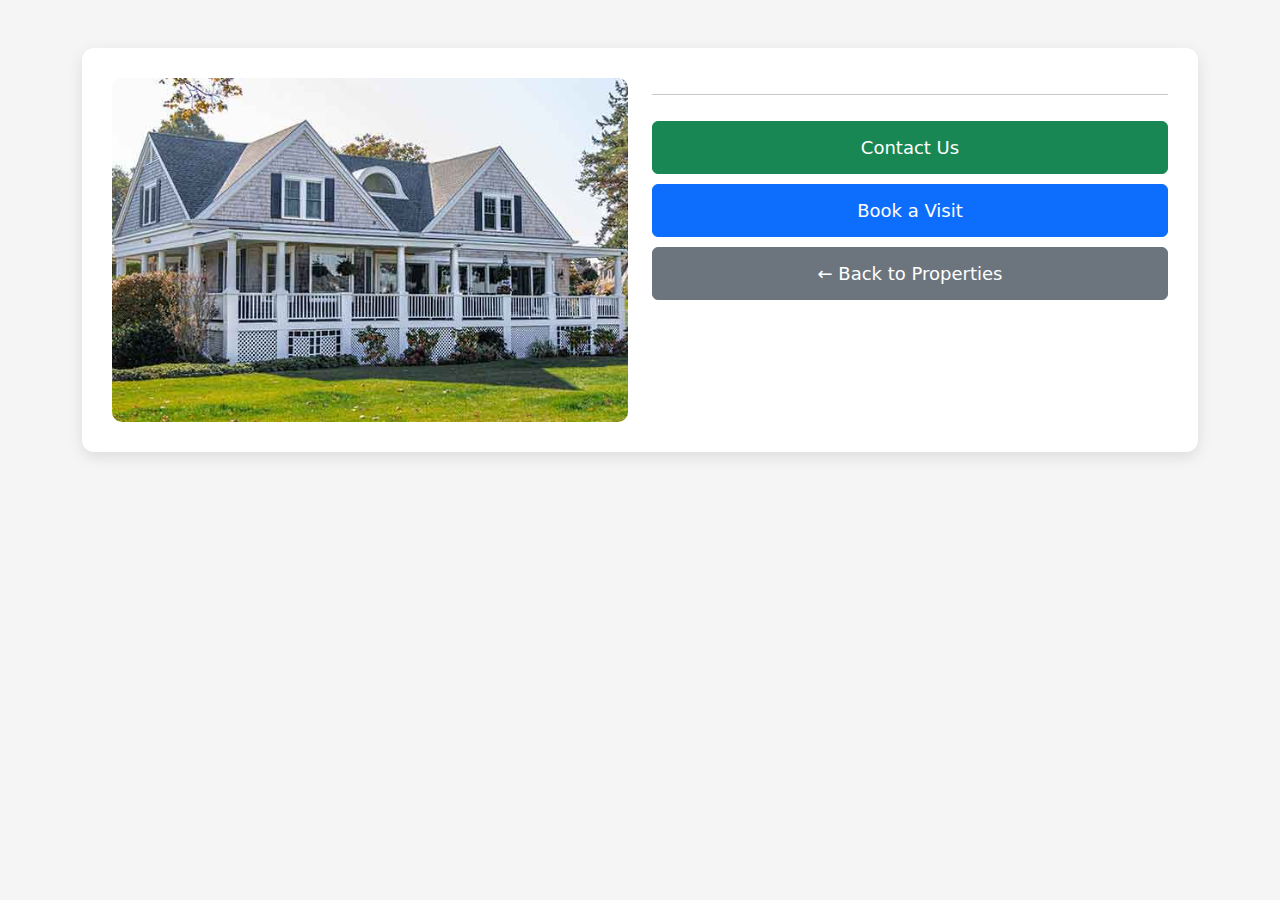
<file: Makaan-free/property-details.html>
<!DOCTYPE html>
<html>
<head>
<title>Property Details</title>

<link href="https://cdn.jsdelivr.net/npm/bootstrap@5.0.0/dist/css/bootstrap.min.css" rel="stylesheet">

<style>
body { background:#f5f5f5; }

.detail-card {
background:white;
border-radius:12px;
padding:30px;
box-shadow:0 5px 15px rgba(0,0,0,0.1);
}

.property-img {
width:100%;
border-radius:10px;
}

.btn-action {
width:100%;
margin-top:10px;
padding:12px;
font-size:18px;
}
</style>
</head>

<body>

<div class="container py-5">

<div class="detail-card">

<div class="row">

<div class="col-md-6">
<img id="propertyImage" class="property-img">
</div>

<div class="col-md-6">

<h2 id="propertyTitle"></h2>
<h4 class="text-primary" id="propertyPrice"></h4>
<p id="propertyLocation"></p>

<hr>

<button class="btn btn-success btn-action" onclick="contactUs()">
Contact Us
</button>

<button class="btn btn-primary btn-action" onclick="bookVisit()">
Book a Visit
</button>
<button class="btn btn-secondary btn-action" onclick="goBack()">
← Back to Properties
</button>

</div>

</div>

</div>

</div>

<script>

function getParam(name) {
  const url = new URL(window.location.href);
  return url.searchParams.get(name) || "";
}

document.getElementById("propertyTitle").innerText = getParam("title");
document.getElementById("propertyPrice").innerText = getParam("price");
document.getElementById("propertyLocation").innerText = getParam("location");

const img = document.getElementById("propertyImage");
img.src = getParam("image") || "img/property-1.jpg";

function contactUs() {
  alert("Our agent will contact you soon!");
}

function bookVisit() {
  alert("Visit booked successfully!");
}
function goBack() {
  window.history.back();
}

</script>

</body>
</html>
</file>
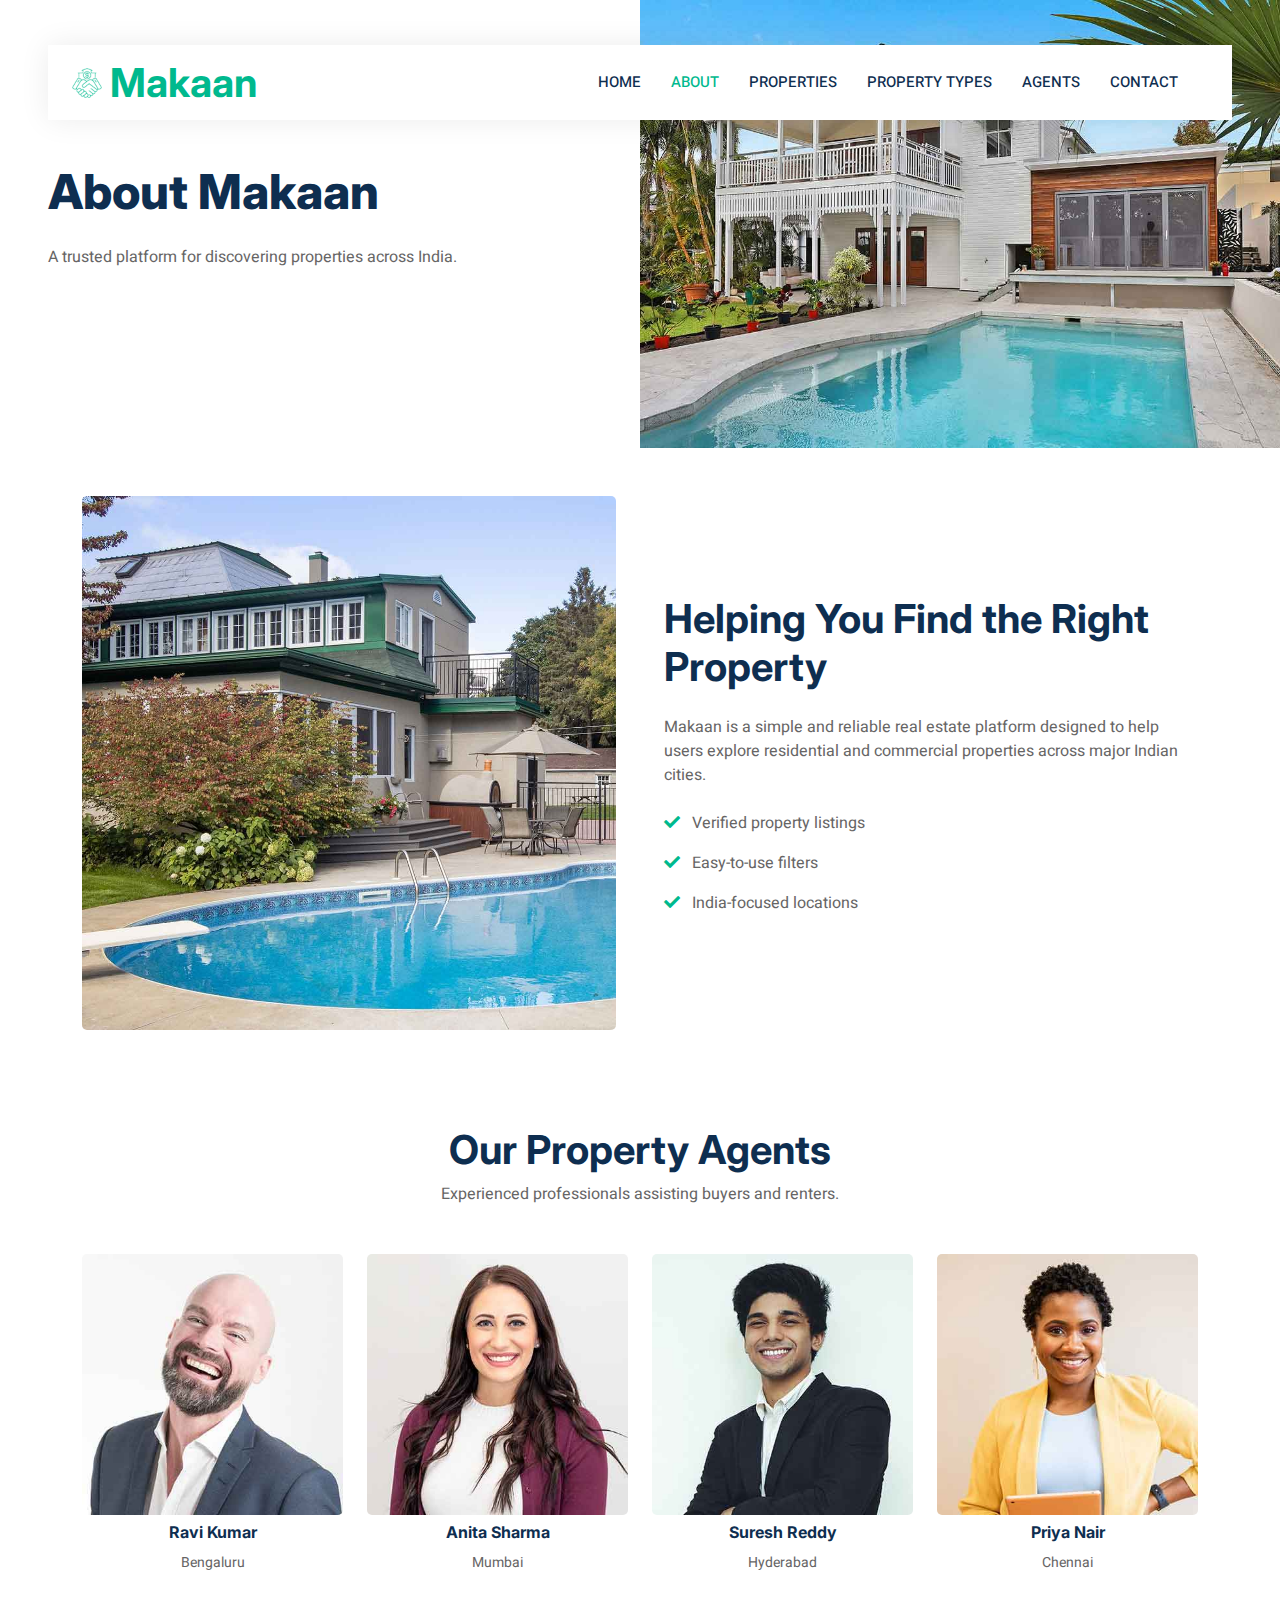
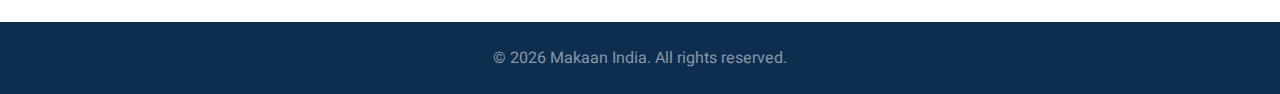
<file: Makaan-freemium/Makaan/about.html>
<!DOCTYPE html>
<html lang="en">

<head>
    <meta charset="utf-8">
    <title>Makaan – About Us</title>
    <meta name="viewport" content="width=device-width, initial-scale=1.0">

    <!-- Favicon -->
    <link href="img/favicon.ico" rel="icon">

    <!-- Google Fonts -->
    <link rel="preconnect" href="https://fonts.googleapis.com">
    <link rel="preconnect" href="https://fonts.gstatic.com" crossorigin>
    <link href="https://fonts.googleapis.com/css2?family=Heebo:wght@400;500;600&family=Inter:wght@700;800&display=swap" rel="stylesheet">

    <!-- Icons -->
    <link href="https://cdnjs.cloudflare.com/ajax/libs/font-awesome/5.10.0/css/all.min.css" rel="stylesheet">
    <link href="https://cdn.jsdelivr.net/npm/bootstrap-icons@1.4.1/font/bootstrap-icons.css" rel="stylesheet">

    <!-- Libraries -->
    <link href="lib/animate/animate.min.css" rel="stylesheet">
    <link href="lib/owlcarousel/assets/owl.carousel.min.css" rel="stylesheet">

    <!-- Bootstrap -->
    <link href="css/bootstrap.min.css" rel="stylesheet">

    <!-- Custom CSS -->
    <link href="css/style.css" rel="stylesheet">
</head>

<body>
<div class="container-fluid bg-white p-0">

    <!-- Navbar -->
    <div class="container-fluid nav-bar bg-transparent">
        <nav class="navbar navbar-expand-lg bg-white navbar-light py-0 px-4">
            <a href="index.html" class="navbar-brand d-flex align-items-center">
                <img src="img/icon-deal.png" style="width:30px;height:30px" class="me-2" alt="Makaan Logo">
                <h1 class="m-0 text-primary">Makaan</h1>
            </a>

            <button type="button" class="navbar-toggler" data-bs-toggle="collapse" data-bs-target="#navbarCollapse">
                <span class="navbar-toggler-icon"></span>
            </button>

            <div class="collapse navbar-collapse" id="navbarCollapse">
                <div class="navbar-nav ms-auto">
                    <a href="index.html" class="nav-item nav-link">Home</a>
                    <a href="about.html" class="nav-item nav-link active">About</a>
                    <a href="property-list.html" class="nav-item nav-link">Properties</a>
                    <a href="property-type.html" class="nav-item nav-link">Property Types</a>
                    <a href="property-agent.html" class="nav-item nav-link">Agents</a>
                    <a href="contact.html" class="nav-item nav-link">Contact</a>
                </div>
            </div>
        </nav>
    </div>

    <!-- Header -->
    <div class="container-fluid header bg-white p-0">
        <div class="row g-0 align-items-center flex-column-reverse flex-md-row">
            <div class="col-md-6 p-5">
                <h1 class="display-5 mb-4">About Makaan</h1>
                <p>A trusted platform for discovering properties across India.</p>
            </div>
            <div class="col-md-6">
                <img class="img-fluid" src="img/header.jpg" alt="About Makaan">
            </div>
        </div>
    </div>

    <!-- About Content -->
    <div class="container py-5">
        <div class="row g-5 align-items-center">
            <div class="col-lg-6">
                <img class="img-fluid rounded" src="img/about.jpg" alt="Our Platform">
            </div>
            <div class="col-lg-6">
                <h1 class="mb-4">Helping You Find the Right Property</h1>
                <p class="mb-4">
                    Makaan is a simple and reliable real estate platform designed to help users explore
                    residential and commercial properties across major Indian cities.
                </p>
                <p><i class="fa fa-check text-primary me-2"></i> Verified property listings</p>
                <p><i class="fa fa-check text-primary me-2"></i> Easy-to-use filters</p>
                <p><i class="fa fa-check text-primary me-2"></i> India-focused locations</p>
            </div>
        </div>
    </div>

    <!-- Our Agents -->
    <div class="container py-5">
        <div class="text-center mb-5">
            <h1>Our Property Agents</h1>
            <p>Experienced professionals assisting buyers and renters.</p>
        </div>

        <div class="row g-4 text-center">
            <div class="col-lg-3 col-md-6">
                <img src="img/team-2.jpg" class="img-fluid rounded mb-2" alt="Ravi Kumar">
                <h6>Ravi Kumar</h6>
                <small>Bengaluru</small>
            </div>
            <div class="col-lg-3 col-md-6">
                <img src="img/team-1.jpg" class="img-fluid rounded mb-2" alt="Anita Sharma">
                <h6>Anita Sharma</h6>
                <small>Mumbai</small>
            </div>
            <div class="col-lg-3 col-md-6">
                <img src="img/team-4.jpg" class="img-fluid rounded mb-2" alt="Suresh Reddy">
                <h6>Suresh Reddy</h6>
                <small>Hyderabad</small>
            </div>
            <div class="col-lg-3 col-md-6">
                <img src="img/team-3.jpg" class="img-fluid rounded mb-2" alt="Priya Nair">
                <h6>Priya Nair</h6>
                <small>Chennai</small>
            </div>
        </div>
    </div>

    <!-- Footer -->
    <div class="container-fluid bg-dark text-white-50 py-4 text-center">
        <p class="mb-0">
            &copy; 2026 Makaan India. All rights reserved.
        </p>
    </div>

    <!-- Back to Top -->
    <a href="#" class="btn btn-lg btn-primary back-to-top">
        <i class="bi bi-arrow-up"></i>
    </a>

</div>

<!-- JS -->
<script src="https://code.jquery.com/jquery-3.4.1.min.js"></script>
<script src="https://cdn.jsdelivr.net/npm/bootstrap@5.0.0/dist/js/bootstrap.bundle.min.js"></script>
<script src="lib/wow/wow.min.js"></script>
<script src="lib/owlcarousel/owl.carousel.min.js"></script>
<script src="js/main.js"></script>

</body>
</html>
</file>
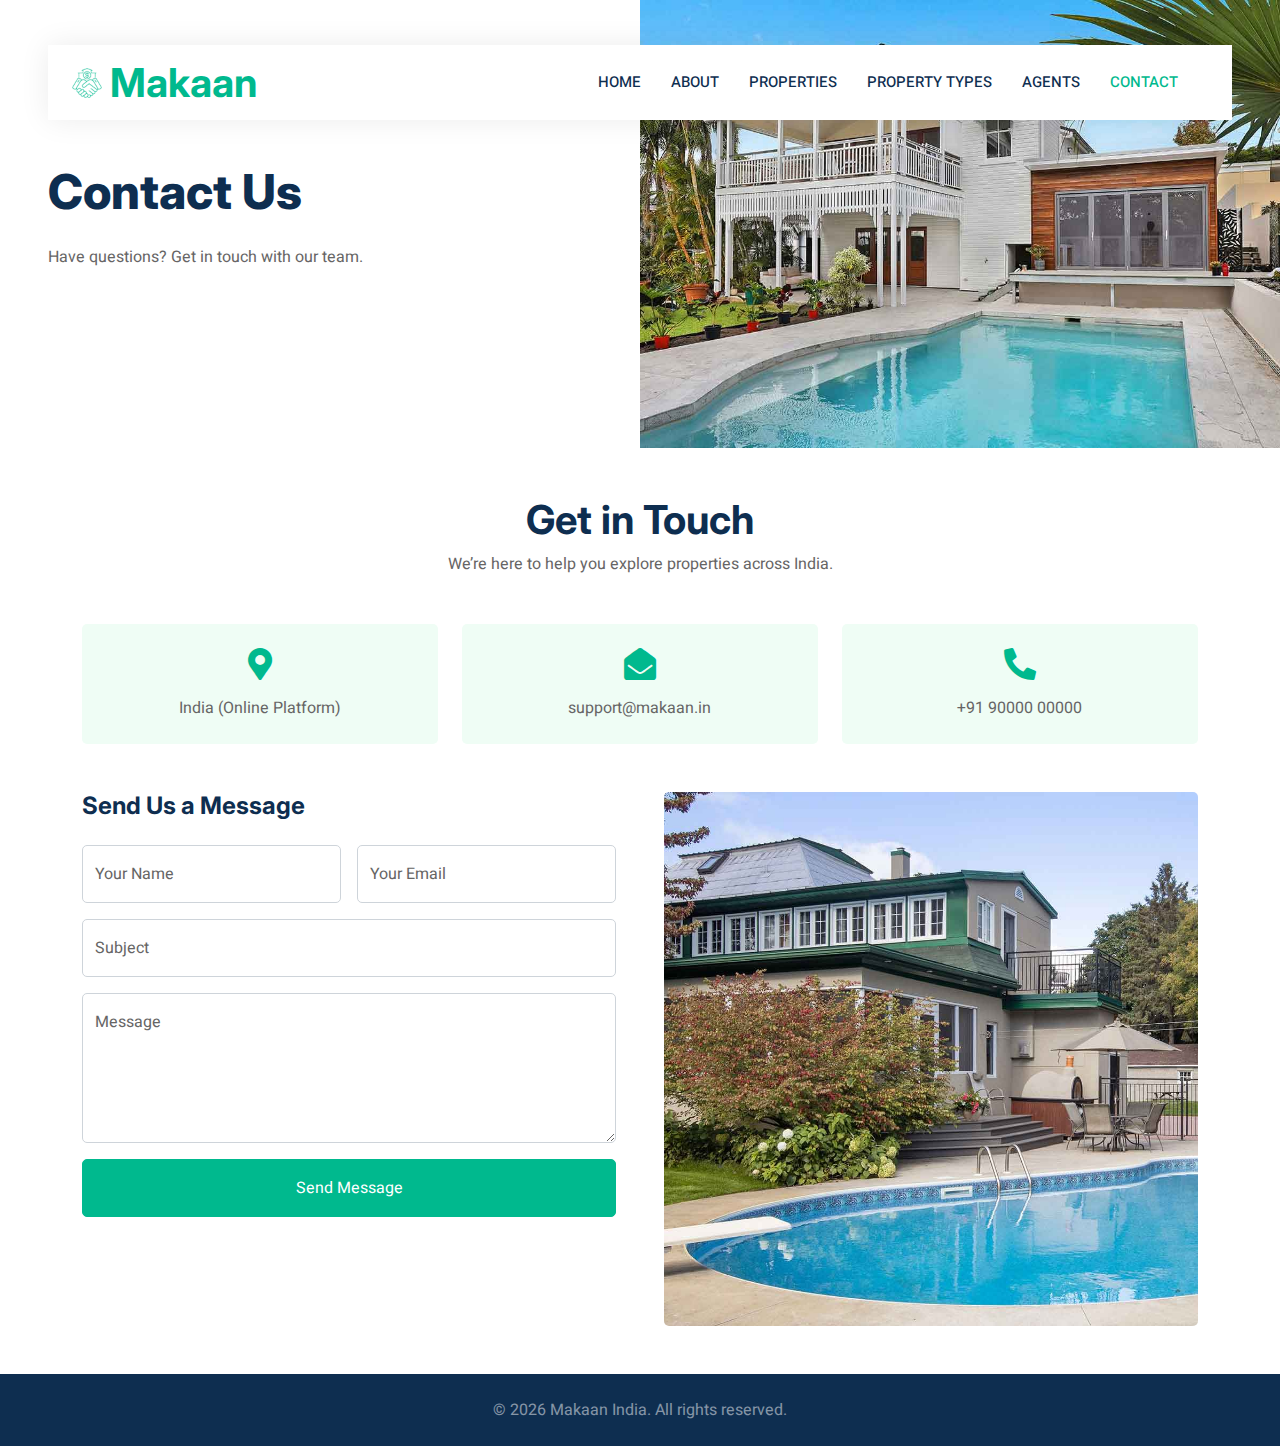
<file: Makaan-freemium/Makaan/contact.html>
<!DOCTYPE html>
<html lang="en">

<head>
    <meta charset="utf-8">
    <title>Makaan – Contact Us</title>
    <meta name="viewport" content="width=device-width, initial-scale=1.0">

    <!-- Favicon -->
    <link href="img/favicon.ico" rel="icon">

    <!-- Google Fonts -->
    <link rel="preconnect" href="https://fonts.googleapis.com">
    <link rel="preconnect" href="https://fonts.gstatic.com" crossorigin>
    <link href="https://fonts.googleapis.com/css2?family=Heebo:wght@400;500;600&family=Inter:wght@700;800&display=swap" rel="stylesheet">

    <!-- Icons -->
    <link href="https://cdnjs.cloudflare.com/ajax/libs/font-awesome/5.10.0/css/all.min.css" rel="stylesheet">
    <link href="https://cdn.jsdelivr.net/npm/bootstrap-icons@1.4.1/font/bootstrap-icons.css" rel="stylesheet">

    <!-- Libraries -->
    <link href="lib/animate/animate.min.css" rel="stylesheet">
    <link href="lib/owlcarousel/assets/owl.carousel.min.css" rel="stylesheet">

    <!-- Bootstrap -->
    <link href="css/bootstrap.min.css" rel="stylesheet">

    <!-- Custom CSS -->
    <link href="css/style.css" rel="stylesheet">
</head>

<body>
<div class="container-fluid bg-white p-0">

    <!-- Navbar -->
    <div class="container-fluid nav-bar bg-transparent">
        <nav class="navbar navbar-expand-lg bg-white navbar-light py-0 px-4">
            <a href="index.html" class="navbar-brand d-flex align-items-center">
                <img src="img/icon-deal.png" style="width:30px;height:30px" class="me-2" alt="Makaan Logo">
                <h1 class="m-0 text-primary">Makaan</h1>
            </a>

            <button type="button" class="navbar-toggler" data-bs-toggle="collapse" data-bs-target="#navbarCollapse">
                <span class="navbar-toggler-icon"></span>
            </button>

            <div class="collapse navbar-collapse" id="navbarCollapse">
                <div class="navbar-nav ms-auto">
                    <a href="index.html" class="nav-item nav-link">Home</a>
                    <a href="about.html" class="nav-item nav-link">About</a>
                    <a href="property-list.html" class="nav-item nav-link">Properties</a>
                    <a href="property-type.html" class="nav-item nav-link">Property Types</a>
                    <a href="property-agent.html" class="nav-item nav-link">Agents</a>
                    <a href="contact.html" class="nav-item nav-link active">Contact</a>
                </div>
            </div>
        </nav>
    </div>

    <!-- Header -->
    <div class="container-fluid header bg-white p-0">
        <div class="row g-0 align-items-center flex-column-reverse flex-md-row">
            <div class="col-md-6 p-5">
                <h1 class="display-5 mb-4">Contact Us</h1>
                <p>Have questions? Get in touch with our team.</p>
            </div>
            <div class="col-md-6">
                <img class="img-fluid" src="img/header.jpg" alt="Contact Makaan">
            </div>
        </div>
    </div>

    <!-- Contact Info -->
    <div class="container py-5">
        <div class="text-center mb-5">
            <h1>Get in Touch</h1>
            <p>We’re here to help you explore properties across India.</p>
        </div>

        <div class="row g-4 mb-5">
            <div class="col-md-4 text-center">
                <div class="bg-light rounded p-4">
                    <i class="fa fa-map-marker-alt fa-2x text-primary mb-3"></i>
                    <p class="mb-0">India (Online Platform)</p>
                </div>
            </div>

            <div class="col-md-4 text-center">
                <div class="bg-light rounded p-4">
                    <i class="fa fa-envelope-open fa-2x text-primary mb-3"></i>
                    <p class="mb-0">support@makaan.in</p>
                </div>
            </div>

            <div class="col-md-4 text-center">
                <div class="bg-light rounded p-4">
                    <i class="fa fa-phone-alt fa-2x text-primary mb-3"></i>
                    <p class="mb-0">+91 90000 00000</p>
                </div>
            </div>
        </div>

        <!-- Contact Form (UI Only – Freemium) -->
        <div class="row g-5">
            <div class="col-md-6">
                <h4 class="mb-4">Send Us a Message</h4>
                <form>
                    <div class="row g-3">
                        <div class="col-md-6">
                            <div class="form-floating">
                                <input type="text" class="form-control" placeholder="Your Name">
                                <label>Your Name</label>
                            </div>
                        </div>
                        <div class="col-md-6">
                            <div class="form-floating">
                                <input type="email" class="form-control" placeholder="Your Email">
                                <label>Your Email</label>
                            </div>
                        </div>
                        <div class="col-12">
                            <div class="form-floating">
                                <input type="text" class="form-control" placeholder="Subject">
                                <label>Subject</label>
                            </div>
                        </div>
                        <div class="col-12">
                            <div class="form-floating">
                                <textarea class="form-control" style="height:150px" placeholder="Message"></textarea>
                                <label>Message</label>
                            </div>
                        </div>
                        <div class="col-12">
                            <button class="btn btn-primary w-100 py-3" type="submit">
                                Send Message
                            </button>
                        </div>
                    </div>
                </form>
            </div>

            <div class="col-md-6">
                <img src="img/about.jpg" class="img-fluid rounded" alt="Contact Image">
            </div>
        </div>
    </div>

    <!-- Footer -->
    <div class="container-fluid bg-dark text-white-50 py-4 text-center">
        <p class="mb-0">
            &copy; 2026 Makaan India. All rights reserved.
        </p>
    </div>

    <!-- Back to Top -->
    <a href="#" class="btn btn-lg btn-primary back-to-top">
        <i class="bi bi-arrow-up"></i>
    </a>

</div>

<!-- JS -->
<script src="https://code.jquery.com/jquery-3.4.1.min.js"></script>
<script src="https://cdn.jsdelivr.net/npm/bootstrap@5.0.0/dist/js/bootstrap.bundle.min.js"></script>
<script src="lib/wow/wow.min.js"></script>
<script src="lib/owlcarousel/owl.carousel.min.js"></script>
<script src="js/main.js"></script>

</body>
</html>
</file>
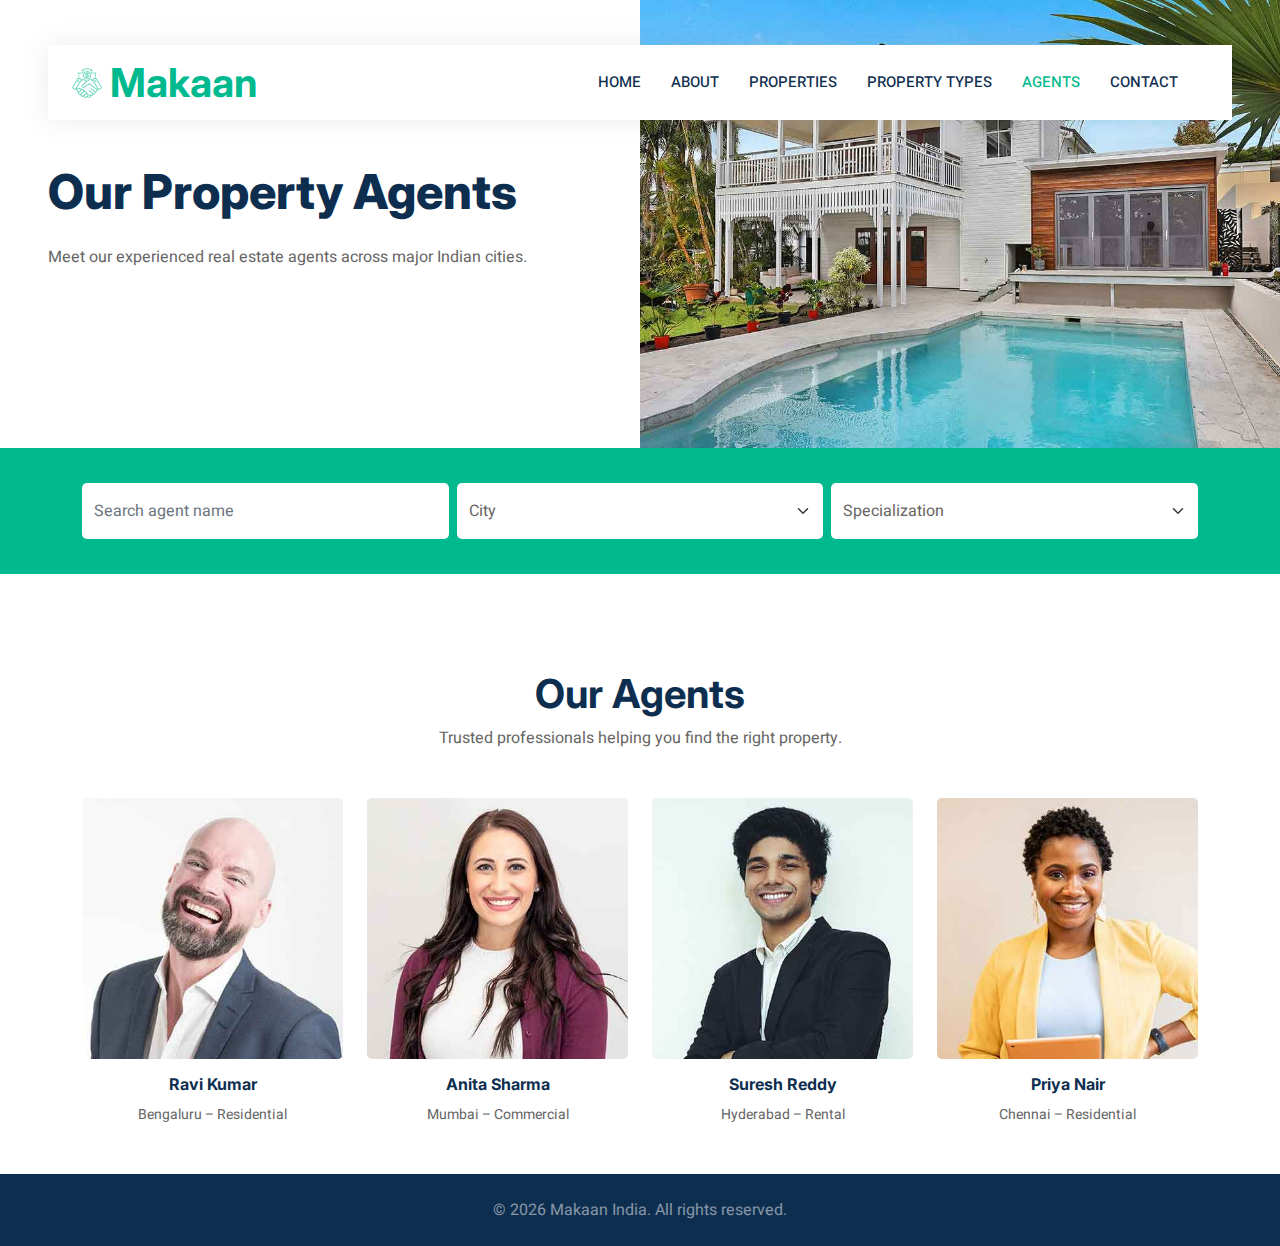
<file: Makaan-freemium/Makaan/property-agent.html>
<!DOCTYPE html>
<html lang="en">

<head>
    <meta charset="utf-8">
    <title>Makaan – Property Agents</title>
    <meta name="viewport" content="width=device-width, initial-scale=1.0">

    <!-- Favicon -->
    <link href="img/favicon.ico" rel="icon">

    <!-- Google Fonts -->
    <link rel="preconnect" href="https://fonts.googleapis.com">
    <link rel="preconnect" href="https://fonts.gstatic.com" crossorigin>
    <link href="https://fonts.googleapis.com/css2?family=Heebo:wght@400;500;600&family=Inter:wght@700;800&display=swap" rel="stylesheet">

    <!-- Icons -->
    <link href="https://cdnjs.cloudflare.com/ajax/libs/font-awesome/5.10.0/css/all.min.css" rel="stylesheet">
    <link href="https://cdn.jsdelivr.net/npm/bootstrap-icons@1.4.1/font/bootstrap-icons.css" rel="stylesheet">

    <!-- Libraries -->
    <link href="lib/animate/animate.min.css" rel="stylesheet">
    <link href="lib/owlcarousel/assets/owl.carousel.min.css" rel="stylesheet">

    <!-- Bootstrap -->
    <link href="css/bootstrap.min.css" rel="stylesheet">

    <!-- Custom CSS -->
    <link href="css/style.css" rel="stylesheet">
</head>

<body>
<div class="container-fluid bg-white p-0">

    <!-- Navbar -->
    <div class="container-fluid nav-bar bg-transparent">
        <nav class="navbar navbar-expand-lg bg-white navbar-light py-0 px-4">
            <a href="index.html" class="navbar-brand d-flex align-items-center">
                <img src="img/icon-deal.png" style="width:30px;height:30px" class="me-2" alt="Makaan Logo">
                <h1 class="m-0 text-primary">Makaan</h1>
            </a>

            <button type="button" class="navbar-toggler" data-bs-toggle="collapse" data-bs-target="#navbarCollapse">
                <span class="navbar-toggler-icon"></span>
            </button>

            <div class="collapse navbar-collapse" id="navbarCollapse">
                <div class="navbar-nav ms-auto">
                    <a href="index.html" class="nav-item nav-link">Home</a>
                    <a href="about.html" class="nav-item nav-link">About</a>
                    <a href="property-list.html" class="nav-item nav-link">Properties</a>
                    <a href="property-type.html" class="nav-item nav-link">Property Types</a>
                    <a href="property-agent.html" class="nav-item nav-link active">Agents</a>
                    <a href="contact.html" class="nav-item nav-link">Contact</a>
                </div>
            </div>
        </nav>
    </div>

    <!-- Header -->
    <div class="container-fluid header bg-white p-0">
        <div class="row g-0 align-items-center flex-column-reverse flex-md-row">
            <div class="col-md-6 p-5">
                <h1 class="display-5 mb-4">Our Property Agents</h1>
                <p>Meet our experienced real estate agents across major Indian cities.</p>
            </div>
            <div class="col-md-6">
                <img class="img-fluid" src="img/header.jpg" alt="Property Agents">
            </div>
        </div>
    </div>

    <!-- Search (UI only – Freemium) -->
    <div class="container-fluid bg-primary mb-5" style="padding:35px;">
        <div class="container">
            <div class="row g-2">
                <div class="col-md-4">
                    <input type="text" class="form-control border-0 py-3" placeholder="Search agent name">
                </div>
                <div class="col-md-4">
                    <select class="form-select border-0 py-3">
                        <option selected>City</option>
                        <option>Bengaluru</option>
                        <option>Mumbai</option>
                        <option>Hyderabad</option>
                        <option>Chennai</option>
                    </select>
                </div>
                <div class="col-md-4">
                    <select class="form-select border-0 py-3">
                        <option selected>Specialization</option>
                        <option>Residential</option>
                        <option>Commercial</option>
                        <option>Rental</option>
                    </select>
                </div>
            </div>
        </div>
    </div>

    <!-- Agents -->
    <div class="container py-5">
        <div class="text-center mb-5">
            <h1>Our Agents</h1>
            <p>Trusted professionals helping you find the right property.</p>
        </div>

        <div class="row g-4">

            <div class="col-lg-3 col-md-6 text-center">
                <img src="img/team-2.jpg" class="img-fluid rounded mb-3" alt="Agent Ravi Kumar">
                <h6>Ravi Kumar</h6>
                <small>Bengaluru – Residential</small>
            </div>

            <div class="col-lg-3 col-md-6 text-center">
                <img src="img/team-1.jpg" class="img-fluid rounded mb-3" alt="Agent Anita Sharma">
                <h6>Anita Sharma</h6>
                <small>Mumbai – Commercial</small>
            </div>

            <div class="col-lg-3 col-md-6 text-center">
                <img src="img/team-4.jpg" class="img-fluid rounded mb-3" alt="Agent Suresh Reddy">
                <h6>Suresh Reddy</h6>
                <small>Hyderabad – Rental</small>
            </div>

            <div class="col-lg-3 col-md-6 text-center">
                <img src="img/team-3.jpg" class="img-fluid rounded mb-3" alt="Agent Priya Nair">
                <h6>Priya Nair</h6>
                <small>Chennai – Residential</small>
            </div>

        </div>
    </div>

    <!-- Footer -->
    <div class="container-fluid bg-dark text-white-50 py-4 text-center">
        <p class="mb-0">&copy; 2026 Makaan India. All rights reserved.</p>
    </div>

    <!-- Back to Top -->
    <a href="#" class="btn btn-lg btn-primary back-to-top">
        <i class="bi bi-arrow-up"></i>
    </a>

</div>

<!-- JS -->
<script src="https://code.jquery.com/jquery-3.4.1.min.js"></script>
<script src="https://cdn.jsdelivr.net/npm/bootstrap@5.0.0/dist/js/bootstrap.bundle.min.js"></script>
<script src="lib/wow/wow.min.js"></script>
<script src="lib/owlcarousel/owl.carousel.min.js"></script>
<script src="js/main.js"></script>

</body>
</html>
</file>
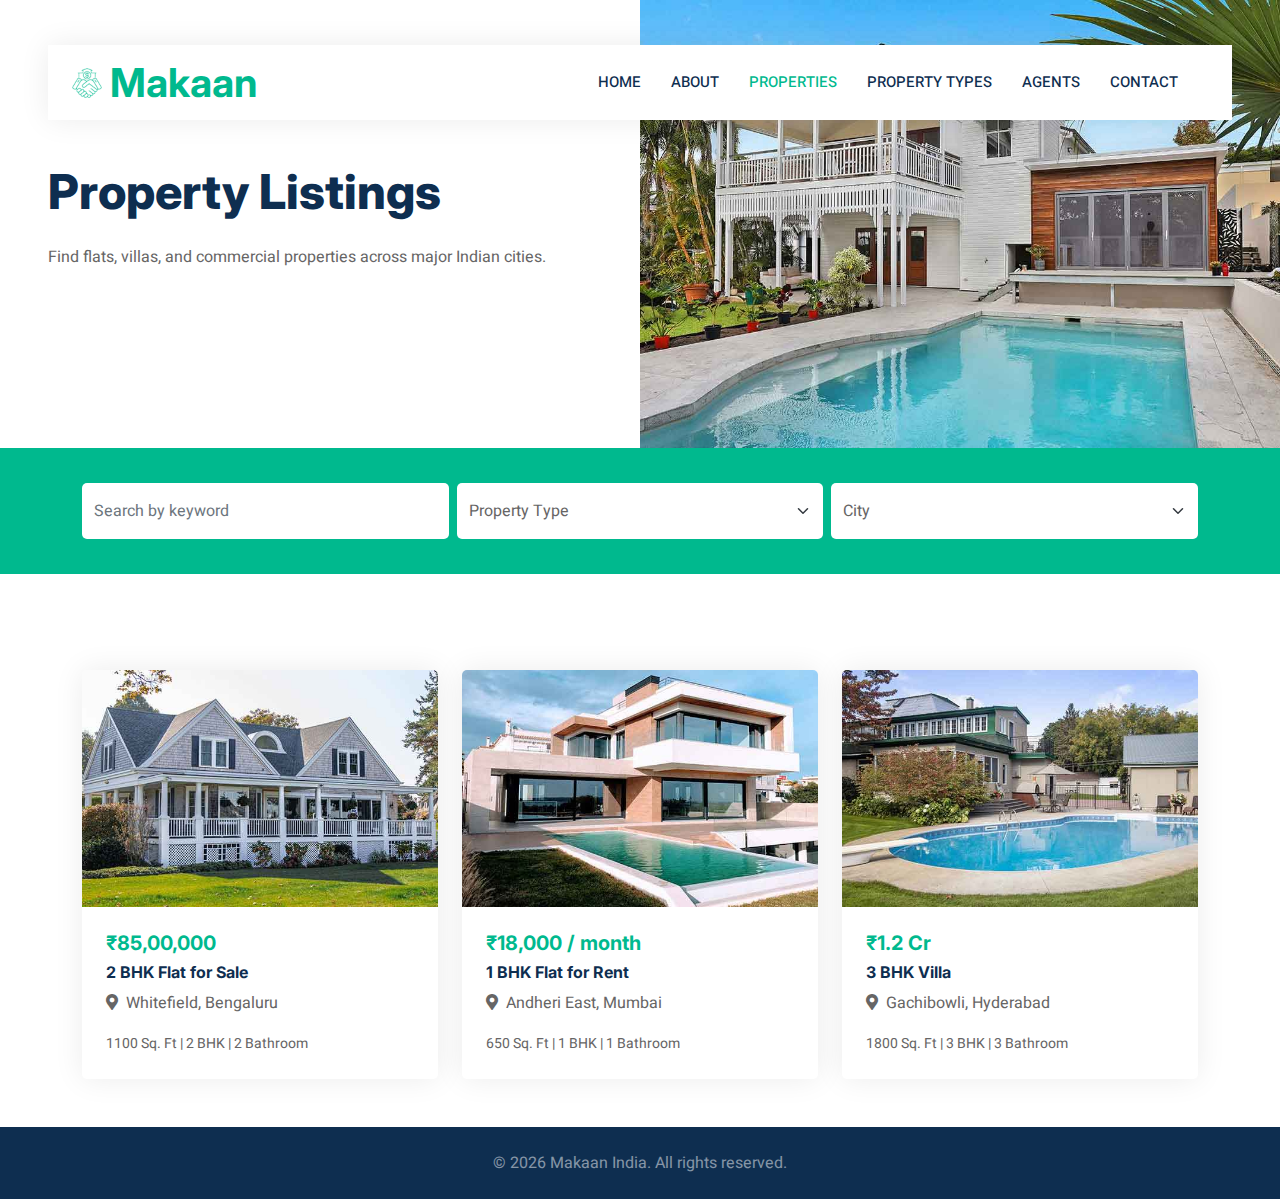
<file: Makaan-freemium/Makaan/property-list.html>
<!DOCTYPE html>
<html lang="en">

<head>
    <meta charset="utf-8">
    <title>Makaan – Property Listings India</title>
    <meta name="viewport" content="width=device-width, initial-scale=1.0">

    <!-- Favicon -->
    <link href="img/favicon.ico" rel="icon">

    <!-- Google Fonts -->
    <link rel="preconnect" href="https://fonts.googleapis.com">
    <link rel="preconnect" href="https://fonts.gstatic.com" crossorigin>
    <link href="https://fonts.googleapis.com/css2?family=Heebo:wght@400;500;600&family=Inter:wght@700;800&display=swap" rel="stylesheet">

    <!-- Icons -->
    <link href="https://cdnjs.cloudflare.com/ajax/libs/font-awesome/5.10.0/css/all.min.css" rel="stylesheet">
    <link href="https://cdn.jsdelivr.net/npm/bootstrap-icons@1.4.1/font/bootstrap-icons.css" rel="stylesheet">

    <!-- Libraries -->
    <link href="lib/animate/animate.min.css" rel="stylesheet">
    <link href="lib/owlcarousel/assets/owl.carousel.min.css" rel="stylesheet">

    <!-- Bootstrap -->
    <link href="css/bootstrap.min.css" rel="stylesheet">

    <!-- Custom CSS -->
    <link href="css/style.css" rel="stylesheet">
</head>

<body>
<div class="container-fluid bg-white p-0">

    <!-- Navbar -->
    <div class="container-fluid nav-bar bg-transparent">
        <nav class="navbar navbar-expand-lg bg-white navbar-light py-0 px-4">
            <a href="index.html" class="navbar-brand d-flex align-items-center">
                <img src="img/icon-deal.png" style="width:30px;height:30px" class="me-2" alt="Makaan Logo">
                <h1 class="m-0 text-primary">Makaan</h1>
            </a>

            <button type="button" class="navbar-toggler" data-bs-toggle="collapse" data-bs-target="#navbarCollapse">
                <span class="navbar-toggler-icon"></span>
            </button>

            <div class="collapse navbar-collapse" id="navbarCollapse">
                <div class="navbar-nav ms-auto">
                    <a href="index.html" class="nav-item nav-link">Home</a>
                    <a href="about.html" class="nav-item nav-link">About</a>
                    <a href="property-list.html" class="nav-item nav-link active">Properties</a>
                    <a href="property-type.html" class="nav-item nav-link">Property Types</a>
                    <a href="property-agent.html" class="nav-item nav-link">Agents</a>
                    <a href="contact.html" class="nav-item nav-link">Contact</a>
                </div>
            </div>
        </nav>
    </div>

    <!-- Header -->
    <div class="container-fluid header bg-white p-0">
        <div class="row g-0 align-items-center flex-column-reverse flex-md-row">
            <div class="col-md-6 p-5">
                <h1 class="display-5 mb-4">Property Listings</h1>
                <p>Find flats, villas, and commercial properties across major Indian cities.</p>
            </div>
            <div class="col-md-6">
                <img class="img-fluid" src="img/header.jpg" alt="Property Listings">
            </div>
        </div>
    </div>

    <!-- Search (Freemium Filters) -->
    <div class="container-fluid bg-primary mb-5" style="padding:35px;">
        <div class="container">
            <div class="row g-2">
                <div class="col-md-4">
                    <input type="text" class="form-control border-0 py-3" placeholder="Search by keyword">
                </div>
                <div class="col-md-4">
                    <select class="form-select border-0 py-3">
                        <option selected>Property Type</option>
                        <option>Flat</option>
                        <option>Villa</option>
                        <option>Commercial</option>
                        <option>Plot</option>
                    </select>
                </div>
                <div class="col-md-4">
                    <select class="form-select border-0 py-3">
                        <option selected>City</option>
                        <option>Bengaluru</option>
                        <option>Mumbai</option>
                        <option>Hyderabad</option>
                        <option>Chennai</option>
                    </select>
                </div>
            </div>
        </div>
    </div>

    <!-- Property Cards -->
    <div class="container py-5">
        <div class="row g-4">

            <div class="col-lg-4 col-md-6">
                <div class="property-item rounded overflow-hidden">
                    <img class="img-fluid" src="img/property-1.jpg" alt="2 BHK Flat Bengaluru">
                    <div class="p-4">
                        <h5 class="text-primary">₹85,00,000</h5>
                        <h6>2 BHK Flat for Sale</h6>
                        <p><i class="fa fa-map-marker-alt me-2"></i>Whitefield, Bengaluru</p>
                        <small>1100 Sq. Ft | 2 BHK | 2 Bathroom</small>
                    </div>
                </div>
            </div>

            <div class="col-lg-4 col-md-6">
                <div class="property-item rounded overflow-hidden">
                    <img class="img-fluid" src="img/property-2.jpg" alt="1 BHK Flat Mumbai">
                    <div class="p-4">
                        <h5 class="text-primary">₹18,000 / month</h5>
                        <h6>1 BHK Flat for Rent</h6>
                        <p><i class="fa fa-map-marker-alt me-2"></i>Andheri East, Mumbai</p>
                        <small>650 Sq. Ft | 1 BHK | 1 Bathroom</small>
                    </div>
                </div>
            </div>

            <div class="col-lg-4 col-md-6">
                <div class="property-item rounded overflow-hidden">
                    <img class="img-fluid" src="img/property-3.jpg" alt="3 BHK Villa Hyderabad">
                    <div class="p-4">
                        <h5 class="text-primary">₹1.2 Cr</h5>
                        <h6>3 BHK Villa</h6>
                        <p><i class="fa fa-map-marker-alt me-2"></i>Gachibowli, Hyderabad</p>
                        <small>1800 Sq. Ft | 3 BHK | 3 Bathroom</small>
                    </div>
                </div>
            </div>

        </div>
    </div>

    <!-- Footer -->
    <div class="container-fluid bg-dark text-white-50 py-4 text-center">
        <p class="mb-0">&copy; 2026 Makaan India. All rights reserved.</p>
    </div>

    <!-- Back to Top -->
    <a href="#" class="btn btn-lg btn-primary back-to-top">
        <i class="bi bi-arrow-up"></i>
    </a>

</div>

<!-- JS -->
<script src="https://code.jquery.com/jquery-3.4.1.min.js"></script>
<script src="https://cdn.jsdelivr.net/npm/bootstrap@5.0.0/dist/js/bootstrap.bundle.min.js"></script>
<script src="lib/wow/wow.min.js"></script>
<script src="lib/owlcarousel/owl.carousel.min.js"></script>
<script src="js/main.js"></script>

</body>
</html>
</file>
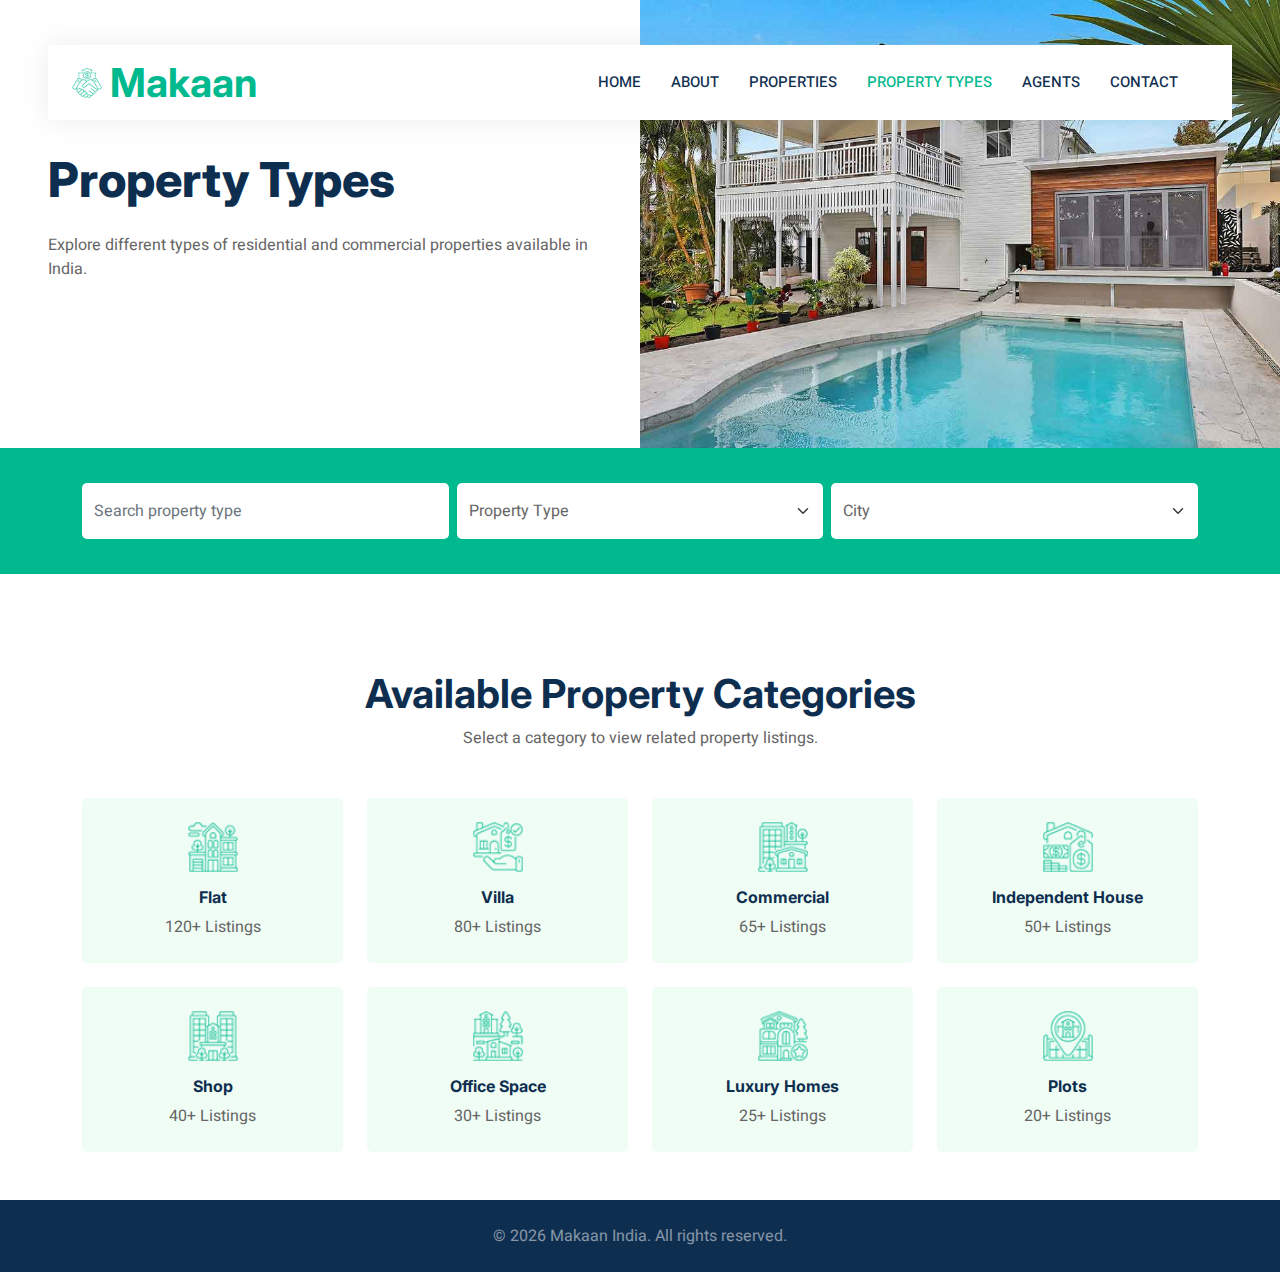
<file: Makaan-freemium/Makaan/property-type.html>
<!DOCTYPE html>
<html lang="en">

<head>
    <meta charset="utf-8">
    <title>Makaan – Property Types</title>
    <meta name="viewport" content="width=device-width, initial-scale=1.0">

    <!-- Favicon -->
    <link href="img/favicon.ico" rel="icon">

    <!-- Google Fonts -->
    <link rel="preconnect" href="https://fonts.googleapis.com">
    <link rel="preconnect" href="https://fonts.gstatic.com" crossorigin>
    <link href="https://fonts.googleapis.com/css2?family=Heebo:wght@400;500;600&family=Inter:wght@700;800&display=swap" rel="stylesheet">

    <!-- Icons -->
    <link href="https://cdnjs.cloudflare.com/ajax/libs/font-awesome/5.10.0/css/all.min.css" rel="stylesheet">
    <link href="https://cdn.jsdelivr.net/npm/bootstrap-icons@1.4.1/font/bootstrap-icons.css" rel="stylesheet">

    <!-- Libraries -->
    <link href="lib/animate/animate.min.css" rel="stylesheet">
    <link href="lib/owlcarousel/assets/owl.carousel.min.css" rel="stylesheet">

    <!-- Bootstrap -->
    <link href="css/bootstrap.min.css" rel="stylesheet">

    <!-- Custom CSS -->
    <link href="css/style.css" rel="stylesheet">
</head>

<body>
<div class="container-fluid bg-white p-0">

    <!-- Navbar -->
    <div class="container-fluid nav-bar bg-transparent">
        <nav class="navbar navbar-expand-lg bg-white navbar-light py-0 px-4">
            <a href="index.html" class="navbar-brand d-flex align-items-center">
                <img src="img/icon-deal.png" style="width:30px;height:30px" class="me-2" alt="Makaan Logo">
                <h1 class="m-0 text-primary">Makaan</h1>
            </a>

            <button type="button" class="navbar-toggler" data-bs-toggle="collapse" data-bs-target="#navbarCollapse">
                <span class="navbar-toggler-icon"></span>
            </button>

            <div class="collapse navbar-collapse" id="navbarCollapse">
                <div class="navbar-nav ms-auto">
                    <a href="index.html" class="nav-item nav-link">Home</a>
                    <a href="about.html" class="nav-item nav-link">About</a>
                    <a href="property-list.html" class="nav-item nav-link">Properties</a>
                    <a href="property-type.html" class="nav-item nav-link active">Property Types</a>
                    <a href="property-agent.html" class="nav-item nav-link">Agents</a>
                    <a href="contact.html" class="nav-item nav-link">Contact</a>
                </div>
            </div>
        </nav>
    </div>

    <!-- Header -->
    <div class="container-fluid header bg-white p-0">
        <div class="row g-0 align-items-center flex-column-reverse flex-md-row">
            <div class="col-md-6 p-5">
                <h1 class="display-5 mb-4">Property Types</h1>
                <p>Explore different types of residential and commercial properties available in India.</p>
            </div>
            <div class="col-md-6">
                <img class="img-fluid" src="img/header.jpg" alt="Property Types">
            </div>
        </div>
    </div>

    <!-- Search (UI only – Freemium) -->
    <div class="container-fluid bg-primary mb-5" style="padding:35px;">
        <div class="container">
            <div class="row g-2">
                <div class="col-md-4">
                    <input type="text" class="form-control border-0 py-3" placeholder="Search property type">
                </div>
                <div class="col-md-4">
                    <select class="form-select border-0 py-3">
                        <option selected>Property Type</option>
                        <option>Flat</option>
                        <option>Villa</option>
                        <option>Commercial</option>
                        <option>Plot</option>
                    </select>
                </div>
                <div class="col-md-4">
                    <select class="form-select border-0 py-3">
                        <option selected>City</option>
                        <option>Bengaluru</option>
                        <option>Mumbai</option>
                        <option>Hyderabad</option>
                        <option>Chennai</option>
                    </select>
                </div>
            </div>
        </div>
    </div>

    <!-- Property Categories -->
    <div class="container py-5">
        <div class="text-center mb-5">
            <h1>Available Property Categories</h1>
            <p>Select a category to view related property listings.</p>
        </div>

        <div class="row g-4">

            <div class="col-lg-3 col-sm-6 text-center">
                <div class="bg-light rounded p-4">
                    <img src="img/icon-apartment.png" class="mb-3" style="width:50px" alt="Flat">
                    <h6>Flat</h6>
                    <span>120+ Listings</span>
                </div>
            </div>

            <div class="col-lg-3 col-sm-6 text-center">
                <div class="bg-light rounded p-4">
                    <img src="img/icon-villa.png" class="mb-3" style="width:50px" alt="Villa">
                    <h6>Villa</h6>
                    <span>80+ Listings</span>
                </div>
            </div>

            <div class="col-lg-3 col-sm-6 text-center">
                <div class="bg-light rounded p-4">
                    <img src="img/icon-building.png" class="mb-3" style="width:50px" alt="Commercial Property">
                    <h6>Commercial</h6>
                    <span>65+ Listings</span>
                </div>
            </div>

            <div class="col-lg-3 col-sm-6 text-center">
                <div class="bg-light rounded p-4">
                    <img src="img/icon-house.png" class="mb-3" style="width:50px" alt="Independent House">
                    <h6>Independent House</h6>
                    <span>50+ Listings</span>
                </div>
            </div>

            <div class="col-lg-3 col-sm-6 text-center">
                <div class="bg-light rounded p-4">
                    <img src="img/icon-condominium.png" class="mb-3" style="width:50px" alt="Shop">
                    <h6>Shop</h6>
                    <span>40+ Listings</span>
                </div>
            </div>

            <div class="col-lg-3 col-sm-6 text-center">
                <div class="bg-light rounded p-4">
                    <img src="img/icon-neighborhood.png" class="mb-3" style="width:50px" alt="Office Space">
                    <h6>Office Space</h6>
                    <span>30+ Listings</span>
                </div>
            </div>

            <div class="col-lg-3 col-sm-6 text-center">
                <div class="bg-light rounded p-4">
                    <img src="img/icon-luxury.png" class="mb-3" style="width:50px" alt="Luxury Homes">
                    <h6>Luxury Homes</h6>
                    <span>25+ Listings</span>
                </div>
            </div>

            <div class="col-lg-3 col-sm-6 text-center">
                <div class="bg-light rounded p-4">
                    <img src="img/icon-housing.png" class="mb-3" style="width:50px" alt="Plots">
                    <h6>Plots</h6>
                    <span>20+ Listings</span>
                </div>
            </div>

        </div>
    </div>

    <!-- Footer -->
    <div class="container-fluid bg-dark text-white-50 py-4 text-center">
        <p class="mb-0">&copy; 2026 Makaan India. All rights reserved.</p>
    </div>

    <!-- Back to Top -->
    <a href="#" class="btn btn-lg btn-primary back-to-top">
        <i class="bi bi-arrow-up"></i>
    </a>

</div>

<!-- JS -->
<script src="https://code.jquery.com/jquery-3.4.1.min.js"></script>
<script src="https://cdn.jsdelivr.net/npm/bootstrap@5.0.0/dist/js/bootstrap.bundle.min.js"></script>
<script src="lib/wow/wow.min.js"></script>
<script src="lib/owlcarousel/owl.carousel.min.js"></script>
<script src="js/main.js"></script>

</body>
</html>
</file>
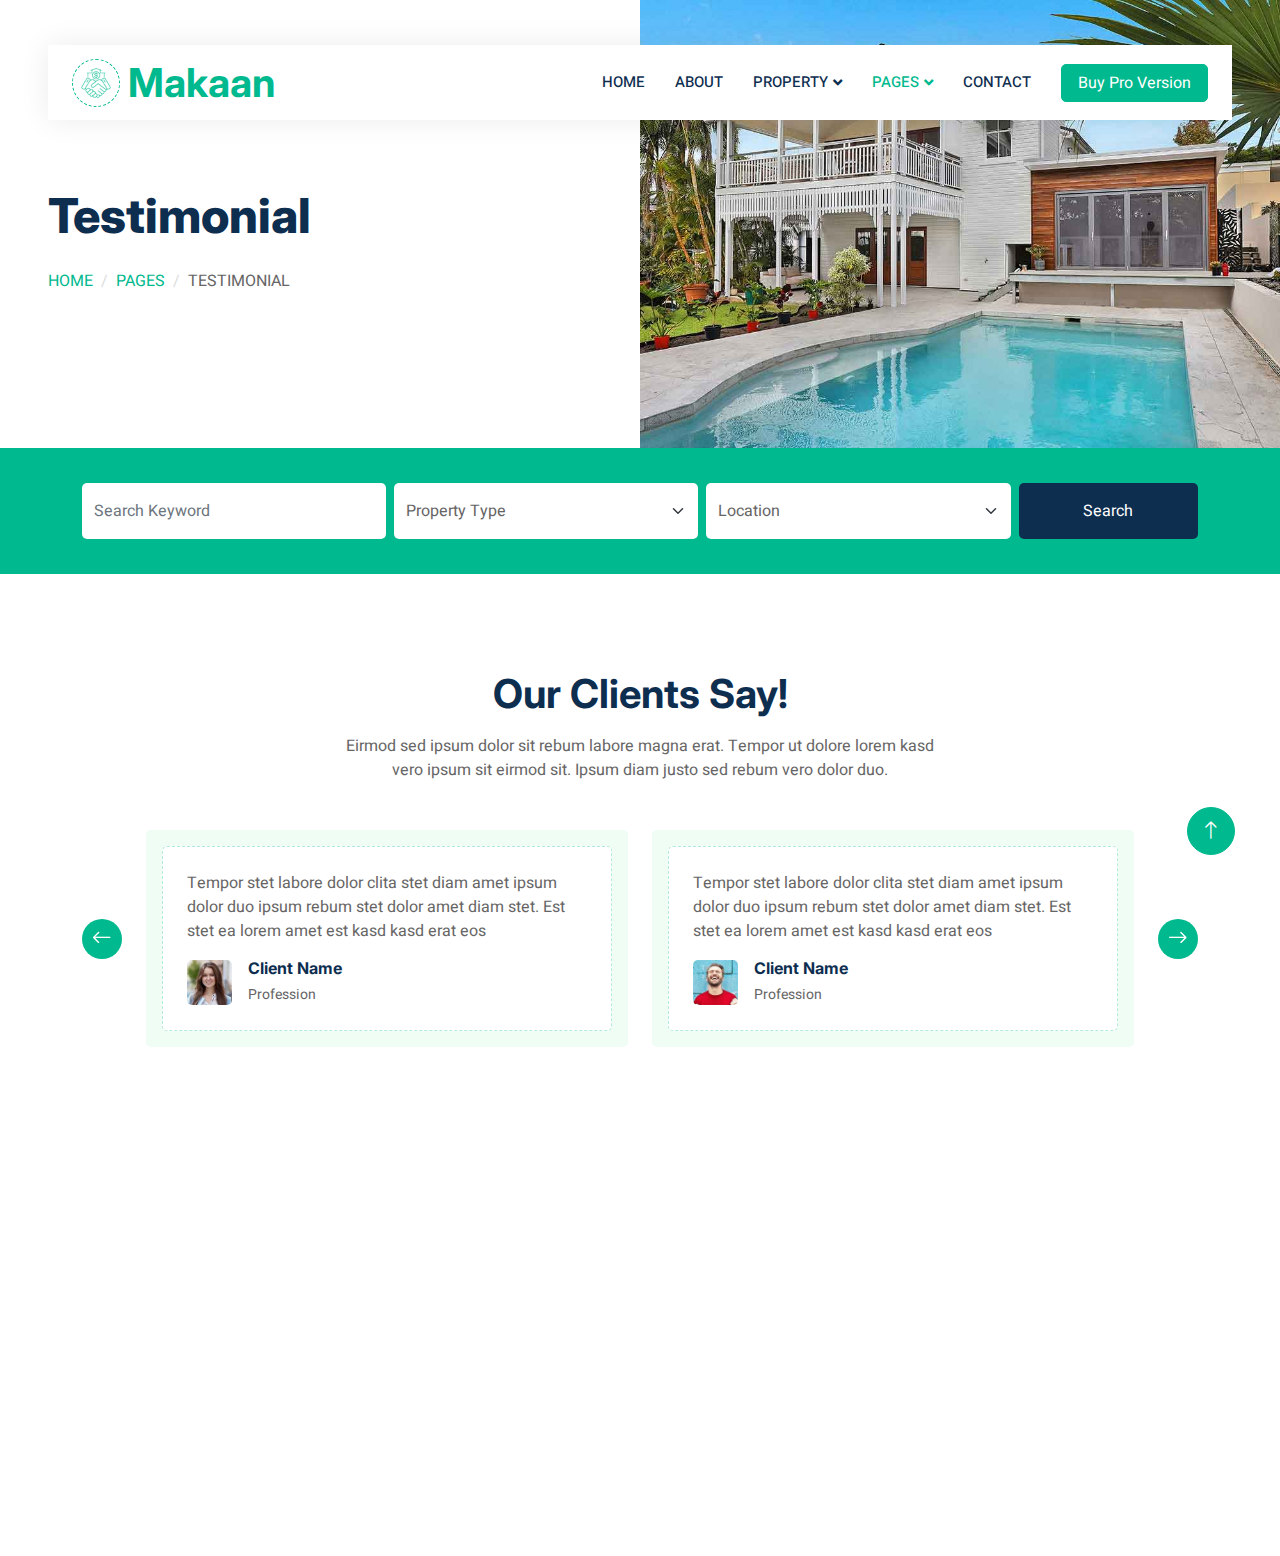
<file: Makaan-freemium/Makaan/testimonial.html>
<!DOCTYPE html>
<html lang="en">

<head>
    <meta charset="utf-8">
    <title>Makaan - Real Estate HTML Template</title>
    <meta content="width=device-width, initial-scale=1.0" name="viewport">
    <meta content="" name="keywords">
    <meta content="" name="description">

    <!-- Favicon -->
    <link href="img/favicon.ico" rel="icon">

    <!-- Google Web Fonts -->
    <link rel="preconnect" href="https://fonts.googleapis.com">
    <link rel="preconnect" href="https://fonts.gstatic.com" crossorigin>
    <link href="https://fonts.googleapis.com/css2?family=Heebo:wght@400;500;600&family=Inter:wght@700;800&display=swap" rel="stylesheet">
    
    <!-- Icon Font Stylesheet -->
    <link href="https://cdnjs.cloudflare.com/ajax/libs/font-awesome/5.10.0/css/all.min.css" rel="stylesheet">
    <link href="https://cdn.jsdelivr.net/npm/bootstrap-icons@1.4.1/font/bootstrap-icons.css" rel="stylesheet">

    <!-- Libraries Stylesheet -->
    <link href="lib/animate/animate.min.css" rel="stylesheet">
    <link href="lib/owlcarousel/assets/owl.carousel.min.css" rel="stylesheet">

    <!-- Customized Bootstrap Stylesheet -->
    <link href="css/bootstrap.min.css" rel="stylesheet">

    <!-- Template Stylesheet -->
    <link href="css/style.css" rel="stylesheet">
</head>

<body>
    <div class="container-fluid bg-white p-0">
        <!-- Spinner Start -->
        <div id="spinner" class="show bg-white position-fixed translate-middle w-100 vh-100 top-50 start-50 d-flex align-items-center justify-content-center">
            <div class="spinner-border text-primary" style="width: 3rem; height: 3rem;" role="status">
                <span class="sr-only">Loading...</span>
            </div>
        </div>
        <!-- Spinner End -->


        <!-- Navbar Start -->
        <div class="container-fluid nav-bar bg-transparent">
            <nav class="navbar navbar-expand-lg bg-white navbar-light py-0 px-4">
                <a href="index.html" class="navbar-brand d-flex align-items-center text-center">
                    <div class="icon p-2 me-2">
                        <img class="img-fluid" src="img/icon-deal.png" alt="Icon" style="width: 30px; height: 30px;">
                    </div>
                    <h1 class="m-0 text-primary">Makaan</h1>
                </a>
                <button type="button" class="navbar-toggler" data-bs-toggle="collapse" data-bs-target="#navbarCollapse">
                    <span class="navbar-toggler-icon"></span>
                </button>
                <div class="collapse navbar-collapse" id="navbarCollapse">
                    <div class="navbar-nav ms-auto">
                        <a href="index.html" class="nav-item nav-link">Home</a>
                        <a href="about.html" class="nav-item nav-link">About</a>
                        <div class="nav-item dropdown">
                            <a href="#" class="nav-link dropdown-toggle" data-bs-toggle="dropdown">Property</a>
                            <div class="dropdown-menu rounded-0 m-0">
                                <a href="property-list.html" class="dropdown-item">Property List</a>
                                <a href="property-type.html" class="dropdown-item">Property Type</a>
                                <a href="property-agent.html" class="dropdown-item">Property Agent</a>
                            </div>
                        </div>
                        <div class="nav-item dropdown">
                            <a href="#" class="nav-link dropdown-toggle active" data-bs-toggle="dropdown">Pages</a>
                            <div class="dropdown-menu rounded-0 m-0">
                                <a href="testimonial.html" class="dropdown-item active">Testimonial</a>
                                <a href="404.html" class="dropdown-item">404 Error</a>
                            </div>
                        </div>
                        <a href="contact.html" class="nav-item nav-link">Contact</a>
                    </div>
                    <a href="https://htmlcodex.com/downloading/?item=2259" class="btn btn-primary px-3 d-none d-lg-flex">Buy Pro Version</a>
                </div>
            </nav>
        </div>
        <!-- Navbar End -->


        <!-- Header Start -->
        <div class="container-fluid header bg-white p-0">
            <div class="row g-0 align-items-center flex-column-reverse flex-md-row">
                <div class="col-md-6 p-5 mt-lg-5">
                    <h1 class="display-5 animated fadeIn mb-4">Testimonial</h1> 
                        <nav aria-label="breadcrumb animated fadeIn">
                        <ol class="breadcrumb text-uppercase">
                            <li class="breadcrumb-item"><a href="#">Home</a></li>
                            <li class="breadcrumb-item"><a href="#">Pages</a></li>
                            <li class="breadcrumb-item text-body active" aria-current="page">Testimonial</li>
                        </ol>
                    </nav>
                </div>
                <div class="col-md-6 animated fadeIn">
                    <img class="img-fluid" src="img/header.jpg" alt="">
                </div>
            </div>
        </div>
        <!-- Header End -->


        <!-- Search Start -->
        <div class="container-fluid bg-primary mb-5 wow fadeIn" data-wow-delay="0.1s" style="padding: 35px;">
            <div class="container">
                <div class="row g-2">
                    <div class="col-md-10">
                        <div class="row g-2">
                            <div class="col-md-4">
                                <input type="text" class="form-control border-0 py-3" placeholder="Search Keyword">
                            </div>
                            <div class="col-md-4">
                                <select class="form-select border-0 py-3">
                                    <option selected>Property Type</option>
                                    <option value="1">Property Type 1</option>
                                    <option value="2">Property Type 2</option>
                                    <option value="3">Property Type 3</option>
                                </select>
                            </div>
                            <div class="col-md-4">
                                <select class="form-select border-0 py-3">
                                    <option selected>Location</option>
                                    <option value="1">Location 1</option>
                                    <option value="2">Location 2</option>
                                    <option value="3">Location 3</option>
                                </select>
                            </div>
                        </div>
                    </div>
                    <div class="col-md-2">
                        <button class="btn btn-dark border-0 w-100 py-3">Search</button>
                    </div>
                </div>
            </div>
        </div>
        <!-- Search End -->


        <!-- Testimonial Start -->
        <div class="container-fluid py-5">
            <div class="container">
                <div class="text-center mx-auto mb-5 wow fadeInUp" data-wow-delay="0.1s" style="max-width: 600px;">
                    <h1 class="mb-3">Our Clients Say!</h1>
                    <p>Eirmod sed ipsum dolor sit rebum labore magna erat. Tempor ut dolore lorem kasd vero ipsum sit eirmod sit. Ipsum diam justo sed rebum vero dolor duo.</p>
                </div>
                <div class="owl-carousel testimonial-carousel wow fadeInUp" data-wow-delay="0.1s">
                    <div class="testimonial-item bg-light rounded p-3">
                        <div class="bg-white border rounded p-4">
                            <p>Tempor stet labore dolor clita stet diam amet ipsum dolor duo ipsum rebum stet dolor amet diam stet. Est stet ea lorem amet est kasd kasd erat eos</p>
                            <div class="d-flex align-items-center">
                                <img class="img-fluid flex-shrink-0 rounded" src="img/testimonial-1.jpg" style="width: 45px; height: 45px;">
                                <div class="ps-3">
                                    <h6 class="fw-bold mb-1">Client Name</h6>
                                    <small>Profession</small>
                                </div>
                            </div>
                        </div>
                    </div>
                    <div class="testimonial-item bg-light rounded p-3">
                        <div class="bg-white border rounded p-4">
                            <p>Tempor stet labore dolor clita stet diam amet ipsum dolor duo ipsum rebum stet dolor amet diam stet. Est stet ea lorem amet est kasd kasd erat eos</p>
                            <div class="d-flex align-items-center">
                                <img class="img-fluid flex-shrink-0 rounded" src="img/testimonial-2.jpg" style="width: 45px; height: 45px;">
                                <div class="ps-3">
                                    <h6 class="fw-bold mb-1">Client Name</h6>
                                    <small>Profession</small>
                                </div>
                            </div>
                        </div>
                    </div>
                    <div class="testimonial-item bg-light rounded p-3">
                        <div class="bg-white border rounded p-4">
                            <p>Tempor stet labore dolor clita stet diam amet ipsum dolor duo ipsum rebum stet dolor amet diam stet. Est stet ea lorem amet est kasd kasd erat eos</p>
                            <div class="d-flex align-items-center">
                                <img class="img-fluid flex-shrink-0 rounded" src="img/testimonial-3.jpg" style="width: 45px; height: 45px;">
                                <div class="ps-3">
                                    <h6 class="fw-bold mb-1">Client Name</h6>
                                    <small>Profession</small>
                                </div>
                            </div>
                        </div>
                    </div>
                </div>
            </div>
        </div>
        <!-- Testimonial End -->
        

        <!-- Footer Start -->
        <div class="container-fluid bg-dark text-white-50 footer pt-5 mt-5 wow fadeIn" data-wow-delay="0.1s">
            <div class="container py-5">
                <div class="row g-5">
                    <div class="col-lg-3 col-md-6">
                        <h5 class="text-white mb-4">Get In Touch</h5>
                        <p class="mb-2"><i class="fa fa-map-marker-alt me-3"></i>123 Street, New York, USA</p>
                        <p class="mb-2"><i class="fa fa-phone-alt me-3"></i>+012 345 67890</p>
                        <p class="mb-2"><i class="fa fa-envelope me-3"></i>info@example.com</p>
                        <div class="d-flex pt-2">
                            <a class="btn btn-outline-light btn-social" href=""><i class="fab fa-twitter"></i></a>
                            <a class="btn btn-outline-light btn-social" href=""><i class="fab fa-facebook-f"></i></a>
                            <a class="btn btn-outline-light btn-social" href=""><i class="fab fa-youtube"></i></a>
                            <a class="btn btn-outline-light btn-social" href=""><i class="fab fa-linkedin-in"></i></a>
                        </div>
                    </div>
                    <div class="col-lg-3 col-md-6">
                        <h5 class="text-white mb-4">Quick Links</h5>
                        <a class="btn btn-link text-white-50" href="">About Us</a>
                        <a class="btn btn-link text-white-50" href="">Contact Us</a>
                        <a class="btn btn-link text-white-50" href="">Our Services</a>
                        <a class="btn btn-link text-white-50" href="">Privacy Policy</a>
                        <a class="btn btn-link text-white-50" href="">Terms & Condition</a>
                    </div>
                    <div class="col-lg-3 col-md-6">
                        <h5 class="text-white mb-4">Photo Gallery</h5>
                        <div class="row g-2 pt-2">
                            <div class="col-4">
                                <img class="img-fluid rounded bg-light p-1" src="img/property-1.jpg" alt="">
                            </div>
                            <div class="col-4">
                                <img class="img-fluid rounded bg-light p-1" src="img/property-2.jpg" alt="">
                            </div>
                            <div class="col-4">
                                <img class="img-fluid rounded bg-light p-1" src="img/property-3.jpg" alt="">
                            </div>
                            <div class="col-4">
                                <img class="img-fluid rounded bg-light p-1" src="img/property-4.jpg" alt="">
                            </div>
                            <div class="col-4">
                                <img class="img-fluid rounded bg-light p-1" src="img/property-5.jpg" alt="">
                            </div>
                            <div class="col-4">
                                <img class="img-fluid rounded bg-light p-1" src="img/property-6.jpg" alt="">
                            </div>
                        </div>
                    </div>
                    <div class="col-lg-3 col-md-6">
                        <h5 class="text-white mb-4">Newsletter</h5>
                        <p>Dolor amet sit justo amet elitr clita ipsum elitr est.</p>
                        <div class="position-relative mx-auto" style="max-width: 400px;">
                            <input class="form-control bg-transparent w-100 py-3 ps-4 pe-5" type="text" placeholder="Your email">
                            <button type="button" class="btn btn-primary py-2 position-absolute top-0 end-0 mt-2 me-2">SignUp</button>
                        </div>
                    </div>
                </div>
            </div>
            <div class="container">
                <div class="copyright">
                    <div class="row">
                        <div class="col-md-6 text-center text-md-start mb-3 mb-md-0">
                            &copy; <a class="border-bottom" href="#">Your Site Name</a>, All Right Reserved. 
							
							<!--/*** The author’s attribution link must remain intact in the template. ***/-->
                            <!--/*** If you wish to remove this credit link, please purchase the Pro Version . ***/-->
                            Designed By <a class="border-bottom" href="https://htmlcodex.com">HTML Codex</a>
                        </div>
                        <div class="col-md-6 text-center text-md-end">
                            <div class="footer-menu">
                                <a href="">Home</a>
                                <a href="">Cookies</a>
                                <a href="">Help</a>
                                <a href="">FQAs</a>
                            </div>
                        </div>
                    </div>
                </div>
            </div>
        </div>
        <!-- Footer End -->


        <!-- Back to Top -->
        <a href="#" class="btn btn-lg btn-primary btn-lg-square back-to-top"><i class="bi bi-arrow-up"></i></a>
    </div>

    <!-- JavaScript Libraries -->
    <script src="https://code.jquery.com/jquery-3.4.1.min.js"></script>
    <script src="https://cdn.jsdelivr.net/npm/bootstrap@5.0.0/dist/js/bootstrap.bundle.min.js"></script>
    <script src="lib/wow/wow.min.js"></script>
    <script src="lib/easing/easing.min.js"></script>
    <script src="lib/waypoints/waypoints.min.js"></script>
    <script src="lib/owlcarousel/owl.carousel.min.js"></script>

    <!-- Template Javascript -->
    <script src="js/main.js"></script>
</body>

</html>
</file>
<file: Makaan-free/css/style.css>
/********** Template CSS **********/
:root {
    --primary: #00B98E;
    --secondary: #FF6922;
    --light: #EFFDF5;
    --dark: #0E2E50;
}

.back-to-top {
    position: fixed;
    display: none;
    right: 45px;
    bottom: 45px;
    z-index: 99;
}


/*** Spinner ***/
#spinner {
    opacity: 0;
    visibility: hidden;
    transition: opacity .5s ease-out, visibility 0s linear .5s;
    z-index: 99999;
}

#spinner.show {
    transition: opacity .5s ease-out, visibility 0s linear 0s;
    visibility: visible;
    opacity: 1;
}


/*** Button ***/
.btn {
    transition: .5s;
}

.btn.btn-primary,
.btn.btn-secondary {
    color: #FFFFFF;
}

.btn-square {
    width: 38px;
    height: 38px;
}

.btn-sm-square {
    width: 32px;
    height: 32px;
}

.btn-lg-square {
    width: 48px;
    height: 48px;
}

.btn-square,
.btn-sm-square,
.btn-lg-square {
    padding: 0;
    display: flex;
    align-items: center;
    justify-content: center;
    font-weight: normal;
    border-radius: 50px;
}


/*** Navbar ***/
.nav-bar {
    position: relative;
    margin-top: 45px;
    padding: 0 3rem;
    transition: .5s;
    z-index: 9999;
}

.nav-bar.sticky-top {
    position: sticky;
    padding: 0;
    z-index: 9999;
}

.navbar {
    box-shadow: 0 0 30px rgba(0, 0, 0, .08);
}

.navbar .dropdown-toggle::after {
    border: none;
    content: "\f107";
    font-family: "Font Awesome 5 Free";
    font-weight: 900;
    vertical-align: middle;
    margin-left: 5px;
    transition: .5s;
}

.navbar .dropdown-toggle[aria-expanded=true]::after {
    transform: rotate(-180deg);
}

.navbar-light .navbar-nav .nav-link {
    margin-right: 30px;
    padding: 25px 0;
    color: #FFFFFF;
    font-size: 15px;
    text-transform: uppercase;
    outline: none;
}

.navbar-light .navbar-nav .nav-link:hover,
.navbar-light .navbar-nav .nav-link.active {
    color: var(--primary);
}

@media (max-width: 991.98px) {
    .nav-bar {
        margin: 0;
        padding: 0;
    }

    .navbar-light .navbar-nav .nav-link  {
        margin-right: 0;
        padding: 10px 0;
    }

    .navbar-light .navbar-nav {
        border-top: 1px solid #EEEEEE;
    }
}

.navbar-light .navbar-brand {
    height: 75px;
}

.navbar-light .navbar-nav .nav-link {
    color: var(--dark);
    font-weight: 500;
}

@media (min-width: 992px) {
    .navbar .nav-item .dropdown-menu {
        display: block;
        top: 100%;
        margin-top: 0;
        transform: rotateX(-75deg);
        transform-origin: 0% 0%;
        opacity: 0;
        visibility: hidden;
        transition: .5s;
        
    }

    .navbar .nav-item:hover .dropdown-menu {
        transform: rotateX(0deg);
        visibility: visible;
        transition: .5s;
        opacity: 1;
    }
}


/*** Header ***/
@media (min-width: 992px) {
    .header {
        margin-top: -120px;
    }
}

.header-carousel .owl-nav {
    position: absolute;
    top: 50%;
    left: -25px;
    transform: translateY(-50%);
    display: flex;
    flex-direction: column;
}

.header-carousel .owl-nav .owl-prev,
.header-carousel .owl-nav .owl-next {
    margin: 7px 0;
    width: 50px;
    height: 50px;
    display: flex;
    align-items: center;
    justify-content: center;
    color: #FFFFFF;
    background: var(--primary);
    border-radius: 40px;
    font-size: 20px;
    transition: .5s;
}

.header-carousel .owl-nav .owl-prev:hover,
.header-carousel .owl-nav .owl-next:hover {
    background: var(--dark);
}

@media (max-width: 768px) {
    .header-carousel .owl-nav {
        left: 25px;
    }
}

.breadcrumb-item + .breadcrumb-item::before {
    color: #DDDDDD;
}


/*** Icon ***/
.icon {
    padding: 15px;
    display: inline-flex;
    align-items: center;
    justify-content: center;
    background: #FFFFFF !important;
    border-radius: 50px;
    border: 1px dashed var(--primary) !important;
}


/*** About ***/
.about-img img {
    position: relative;
    z-index: 2;
}

.about-img::before {
    position: absolute;
    content: "";
    top: 0;
    left: -50%;
    width: 100%;
    height: 100%;
    background: var(--primary);
    transform: skew(20deg);
    z-index: 1;
}


/*** Category ***/
.cat-item div {
    background: #FFFFFF;
    border: 1px dashed rgba(0, 185, 142, .3);
    transition: .5s;
}

.cat-item:hover div {
    background: var(--primary);
    border-color: transparent;
}

.cat-item div * {
    transition: .5s;
}

.cat-item:hover div * {
    color: #FFFFFF !important;
}


/*** Property List ***/
.nav-pills .nav-item .btn {
    color: var(--dark);
}

.nav-pills .nav-item .btn:hover,
.nav-pills .nav-item .btn.active {
    color: #FFFFFF;
}

.property-item {
    box-shadow: 0 0 30px rgba(0, 0, 0, .08);
}

.property-item img {
    transition: .5s;
}

.property-item:hover img {
    transform: scale(1.1);
}

.property-item .border-top {
    border-top: 1px dashed rgba(0, 185, 142, .3) !important;
}

.property-item .border-end {
    border-right: 1px dashed rgba(0, 185, 142, .3) !important;
}


/*** Team ***/
.team-item {
    box-shadow: 0 0 30px rgba(0, 0, 0, .08);
    transition: .5s;
}

.team-item .btn {
    color: var(--primary);
    background: #FFFFFF;
    box-shadow: 0 0 30px rgba(0, 0, 0, .15);
}

.team-item .btn:hover {
    color: #FFFFFF;
    background: var(--primary);
}

.team-item:hover {
    border-color: var(--secondary) !important;
}

.team-item:hover .bg-primary {
    background: var(--secondary) !important;
}

.team-item:hover .bg-primary i {
    color: var(--secondary) !important;
}


/*** Testimonial ***/
.testimonial-carousel {
    padding-left: 1.5rem;
    padding-right: 1.5rem;
}

@media (min-width: 576px) {
    .testimonial-carousel {
        padding-left: 4rem;
        padding-right: 4rem;
    }
}

.testimonial-carousel .testimonial-item .border {
    border: 1px dashed rgba(0, 185, 142, .3) !important;
}

.testimonial-carousel .owl-nav {
    position: absolute;
    width: 100%;
    height: 40px;
    top: calc(50% - 20px);
    left: 0;
    display: flex;
    justify-content: space-between;
    z-index: 1;
}

.testimonial-carousel .owl-nav .owl-prev,
.testimonial-carousel .owl-nav .owl-next {
    position: relative;
    width: 40px;
    height: 40px;
    display: flex;
    align-items: center;
    justify-content: center;
    color: #FFFFFF;
    background: var(--primary);
    border-radius: 40px;
    font-size: 20px;
    transition: .5s;
}

.testimonial-carousel .owl-nav .owl-prev:hover,
.testimonial-carousel .owl-nav .owl-next:hover {
    background: var(--dark);
}


/*** Footer ***/
.footer .btn.btn-social {
    margin-right: 5px;
    width: 35px;
    height: 35px;
    display: flex;
    align-items: center;
    justify-content: center;
    color: var(--light);
    border: 1px solid rgba(255,255,255,0.5);
    border-radius: 35px;
    transition: .3s;
}

.footer .btn.btn-social:hover {
    color: var(--primary);
    border-color: var(--light);
}

.footer .btn.btn-link {
    display: block;
    margin-bottom: 5px;
    padding: 0;
    text-align: left;
    font-size: 15px;
    font-weight: normal;
    text-transform: capitalize;
    transition: .3s;
}

.footer .btn.btn-link::before {
    position: relative;
    content: "\f105";
    font-family: "Font Awesome 5 Free";
    font-weight: 900;
    margin-right: 10px;
}

.footer .btn.btn-link:hover {
    letter-spacing: 1px;
    box-shadow: none;
}

.footer .form-control {
    border-color: rgba(255,255,255,0.5);
}

.footer .copyright {
    padding: 25px 0;
    font-size: 15px;
    border-top: 1px solid rgba(256, 256, 256, .1);
}

.footer .copyright a {
    color: var(--light);
}

.footer .footer-menu a {
    margin-right: 15px;
    padding-right: 15px;
    border-right: 1px solid rgba(255, 255, 255, .1);
}

.footer .footer-menu a:last-child {
    margin-right: 0;
    padding-right: 0;
    border-right: none;
}
.property-card {
    min-height: 420px; /* increase this value */
}

.property-card img {
    height: 220px;
    object-fit: cover;
}
</file>
<file: Makaan-freemium/Makaan/css/style.css>
/********** Template CSS **********/
:root {
    --primary: #00B98E;
    --secondary: #FF6922;
    --light: #EFFDF5;
    --dark: #0E2E50;
}

.back-to-top {
    position: fixed;
    display: none;
    right: 45px;
    bottom: 45px;
    z-index: 99;
}


/*** Spinner ***/
#spinner {
    opacity: 0;
    visibility: hidden;
    transition: opacity .5s ease-out, visibility 0s linear .5s;
    z-index: 99999;
}

#spinner.show {
    transition: opacity .5s ease-out, visibility 0s linear 0s;
    visibility: visible;
    opacity: 1;
}


/*** Button ***/
.btn {
    transition: .5s;
}

.btn.btn-primary,
.btn.btn-secondary {
    color: #FFFFFF;
}

.btn-square {
    width: 38px;
    height: 38px;
}

.btn-sm-square {
    width: 32px;
    height: 32px;
}

.btn-lg-square {
    width: 48px;
    height: 48px;
}

.btn-square,
.btn-sm-square,
.btn-lg-square {
    padding: 0;
    display: flex;
    align-items: center;
    justify-content: center;
    font-weight: normal;
    border-radius: 50px;
}


/*** Navbar ***/
.nav-bar {
    position: relative;
    margin-top: 45px;
    padding: 0 3rem;
    transition: .5s;
    z-index: 9999;
}

.nav-bar.sticky-top {
    position: sticky;
    padding: 0;
    z-index: 9999;
}

.navbar {
    box-shadow: 0 0 30px rgba(0, 0, 0, .08);
}

.navbar .dropdown-toggle::after {
    border: none;
    content: "\f107";
    font-family: "Font Awesome 5 Free";
    font-weight: 900;
    vertical-align: middle;
    margin-left: 5px;
    transition: .5s;
}

.navbar .dropdown-toggle[aria-expanded=true]::after {
    transform: rotate(-180deg);
}

.navbar-light .navbar-nav .nav-link {
    margin-right: 30px;
    padding: 25px 0;
    color: #FFFFFF;
    font-size: 15px;
    text-transform: uppercase;
    outline: none;
}

.navbar-light .navbar-nav .nav-link:hover,
.navbar-light .navbar-nav .nav-link.active {
    color: var(--primary);
}

@media (max-width: 991.98px) {
    .nav-bar {
        margin: 0;
        padding: 0;
    }

    .navbar-light .navbar-nav .nav-link  {
        margin-right: 0;
        padding: 10px 0;
    }

    .navbar-light .navbar-nav {
        border-top: 1px solid #EEEEEE;
    }
}

.navbar-light .navbar-brand {
    height: 75px;
}

.navbar-light .navbar-nav .nav-link {
    color: var(--dark);
    font-weight: 500;
}

@media (min-width: 992px) {
    .navbar .nav-item .dropdown-menu {
        display: block;
        top: 100%;
        margin-top: 0;
        transform: rotateX(-75deg);
        transform-origin: 0% 0%;
        opacity: 0;
        visibility: hidden;
        transition: .5s;
        
    }

    .navbar .nav-item:hover .dropdown-menu {
        transform: rotateX(0deg);
        visibility: visible;
        transition: .5s;
        opacity: 1;
    }
}


/*** Header ***/
@media (min-width: 992px) {
    .header {
        margin-top: -120px;
    }
}

.header-carousel .owl-nav {
    position: absolute;
    top: 50%;
    left: -25px;
    transform: translateY(-50%);
    display: flex;
    flex-direction: column;
}

.header-carousel .owl-nav .owl-prev,
.header-carousel .owl-nav .owl-next {
    margin: 7px 0;
    width: 50px;
    height: 50px;
    display: flex;
    align-items: center;
    justify-content: center;
    color: #FFFFFF;
    background: var(--primary);
    border-radius: 40px;
    font-size: 20px;
    transition: .5s;
}

.header-carousel .owl-nav .owl-prev:hover,
.header-carousel .owl-nav .owl-next:hover {
    background: var(--dark);
}

@media (max-width: 768px) {
    .header-carousel .owl-nav {
        left: 25px;
    }
}

.breadcrumb-item + .breadcrumb-item::before {
    color: #DDDDDD;
}


/*** Icon ***/
.icon {
    padding: 15px;
    display: inline-flex;
    align-items: center;
    justify-content: center;
    background: #FFFFFF !important;
    border-radius: 50px;
    border: 1px dashed var(--primary) !important;
}


/*** About ***/
.about-img img {
    position: relative;
    z-index: 2;
}

.about-img::before {
    position: absolute;
    content: "";
    top: 0;
    left: -50%;
    width: 100%;
    height: 100%;
    background: var(--primary);
    transform: skew(20deg);
    z-index: 1;
}


/*** Category ***/
.cat-item div {
    background: #FFFFFF;
    border: 1px dashed rgba(0, 185, 142, .3);
    transition: .5s;
}

.cat-item:hover div {
    background: var(--primary);
    border-color: transparent;
}

.cat-item div * {
    transition: .5s;
}

.cat-item:hover div * {
    color: #FFFFFF !important;
}


/*** Property List ***/
.nav-pills .nav-item .btn {
    color: var(--dark);
}

.nav-pills .nav-item .btn:hover,
.nav-pills .nav-item .btn.active {
    color: #FFFFFF;
}

.property-item {
    box-shadow: 0 0 30px rgba(0, 0, 0, .08);
}

.property-item img {
    transition: .5s;
}

.property-item:hover img {
    transform: scale(1.1);
}

.property-item .border-top {
    border-top: 1px dashed rgba(0, 185, 142, .3) !important;
}

.property-item .border-end {
    border-right: 1px dashed rgba(0, 185, 142, .3) !important;
}


/*** Team ***/
.team-item {
    box-shadow: 0 0 30px rgba(0, 0, 0, .08);
    transition: .5s;
}

.team-item .btn {
    color: var(--primary);
    background: #FFFFFF;
    box-shadow: 0 0 30px rgba(0, 0, 0, .15);
}

.team-item .btn:hover {
    color: #FFFFFF;
    background: var(--primary);
}

.team-item:hover {
    border-color: var(--secondary) !important;
}

.team-item:hover .bg-primary {
    background: var(--secondary) !important;
}

.team-item:hover .bg-primary i {
    color: var(--secondary) !important;
}


/*** Testimonial ***/
.testimonial-carousel {
    padding-left: 1.5rem;
    padding-right: 1.5rem;
}

@media (min-width: 576px) {
    .testimonial-carousel {
        padding-left: 4rem;
        padding-right: 4rem;
    }
}

.testimonial-carousel .testimonial-item .border {
    border: 1px dashed rgba(0, 185, 142, .3) !important;
}

.testimonial-carousel .owl-nav {
    position: absolute;
    width: 100%;
    height: 40px;
    top: calc(50% - 20px);
    left: 0;
    display: flex;
    justify-content: space-between;
    z-index: 1;
}

.testimonial-carousel .owl-nav .owl-prev,
.testimonial-carousel .owl-nav .owl-next {
    position: relative;
    width: 40px;
    height: 40px;
    display: flex;
    align-items: center;
    justify-content: center;
    color: #FFFFFF;
    background: var(--primary);
    border-radius: 40px;
    font-size: 20px;
    transition: .5s;
}

.testimonial-carousel .owl-nav .owl-prev:hover,
.testimonial-carousel .owl-nav .owl-next:hover {
    background: var(--dark);
}


/*** Footer ***/
.footer .btn.btn-social {
    margin-right: 5px;
    width: 35px;
    height: 35px;
    display: flex;
    align-items: center;
    justify-content: center;
    color: var(--light);
    border: 1px solid rgba(255,255,255,0.5);
    border-radius: 35px;
    transition: .3s;
}

.footer .btn.btn-social:hover {
    color: var(--primary);
    border-color: var(--light);
}

.footer .btn.btn-link {
    display: block;
    margin-bottom: 5px;
    padding: 0;
    text-align: left;
    font-size: 15px;
    font-weight: normal;
    text-transform: capitalize;
    transition: .3s;
}

.footer .btn.btn-link::before {
    position: relative;
    content: "\f105";
    font-family: "Font Awesome 5 Free";
    font-weight: 900;
    margin-right: 10px;
}

.footer .btn.btn-link:hover {
    letter-spacing: 1px;
    box-shadow: none;
}

.footer .form-control {
    border-color: rgba(255,255,255,0.5);
}

.footer .copyright {
    padding: 25px 0;
    font-size: 15px;
    border-top: 1px solid rgba(256, 256, 256, .1);
}

.footer .copyright a {
    color: var(--light);
}

.footer .footer-menu a {
    margin-right: 15px;
    padding-right: 15px;
    border-right: 1px solid rgba(255, 255, 255, .1);
}

.footer .footer-menu a:last-child {
    margin-right: 0;
    padding-right: 0;
    border-right: none;
}
</file>
